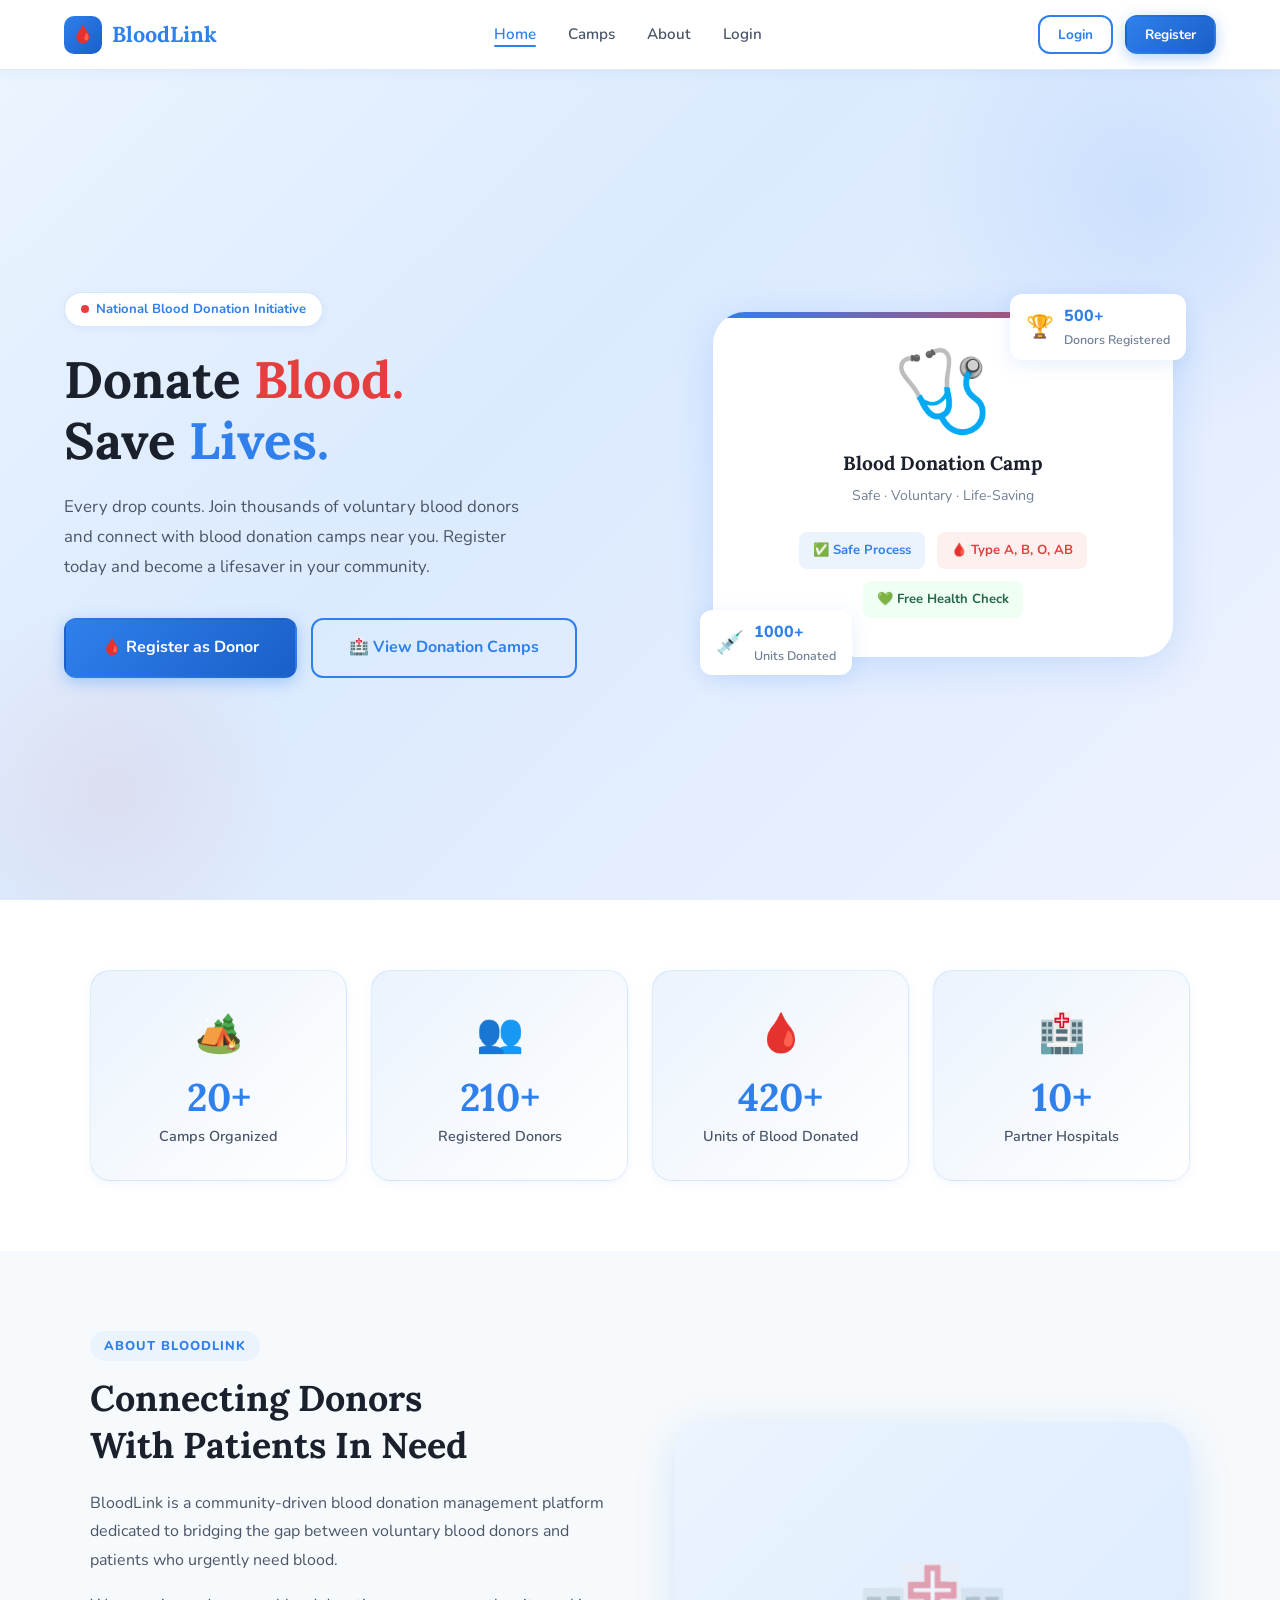
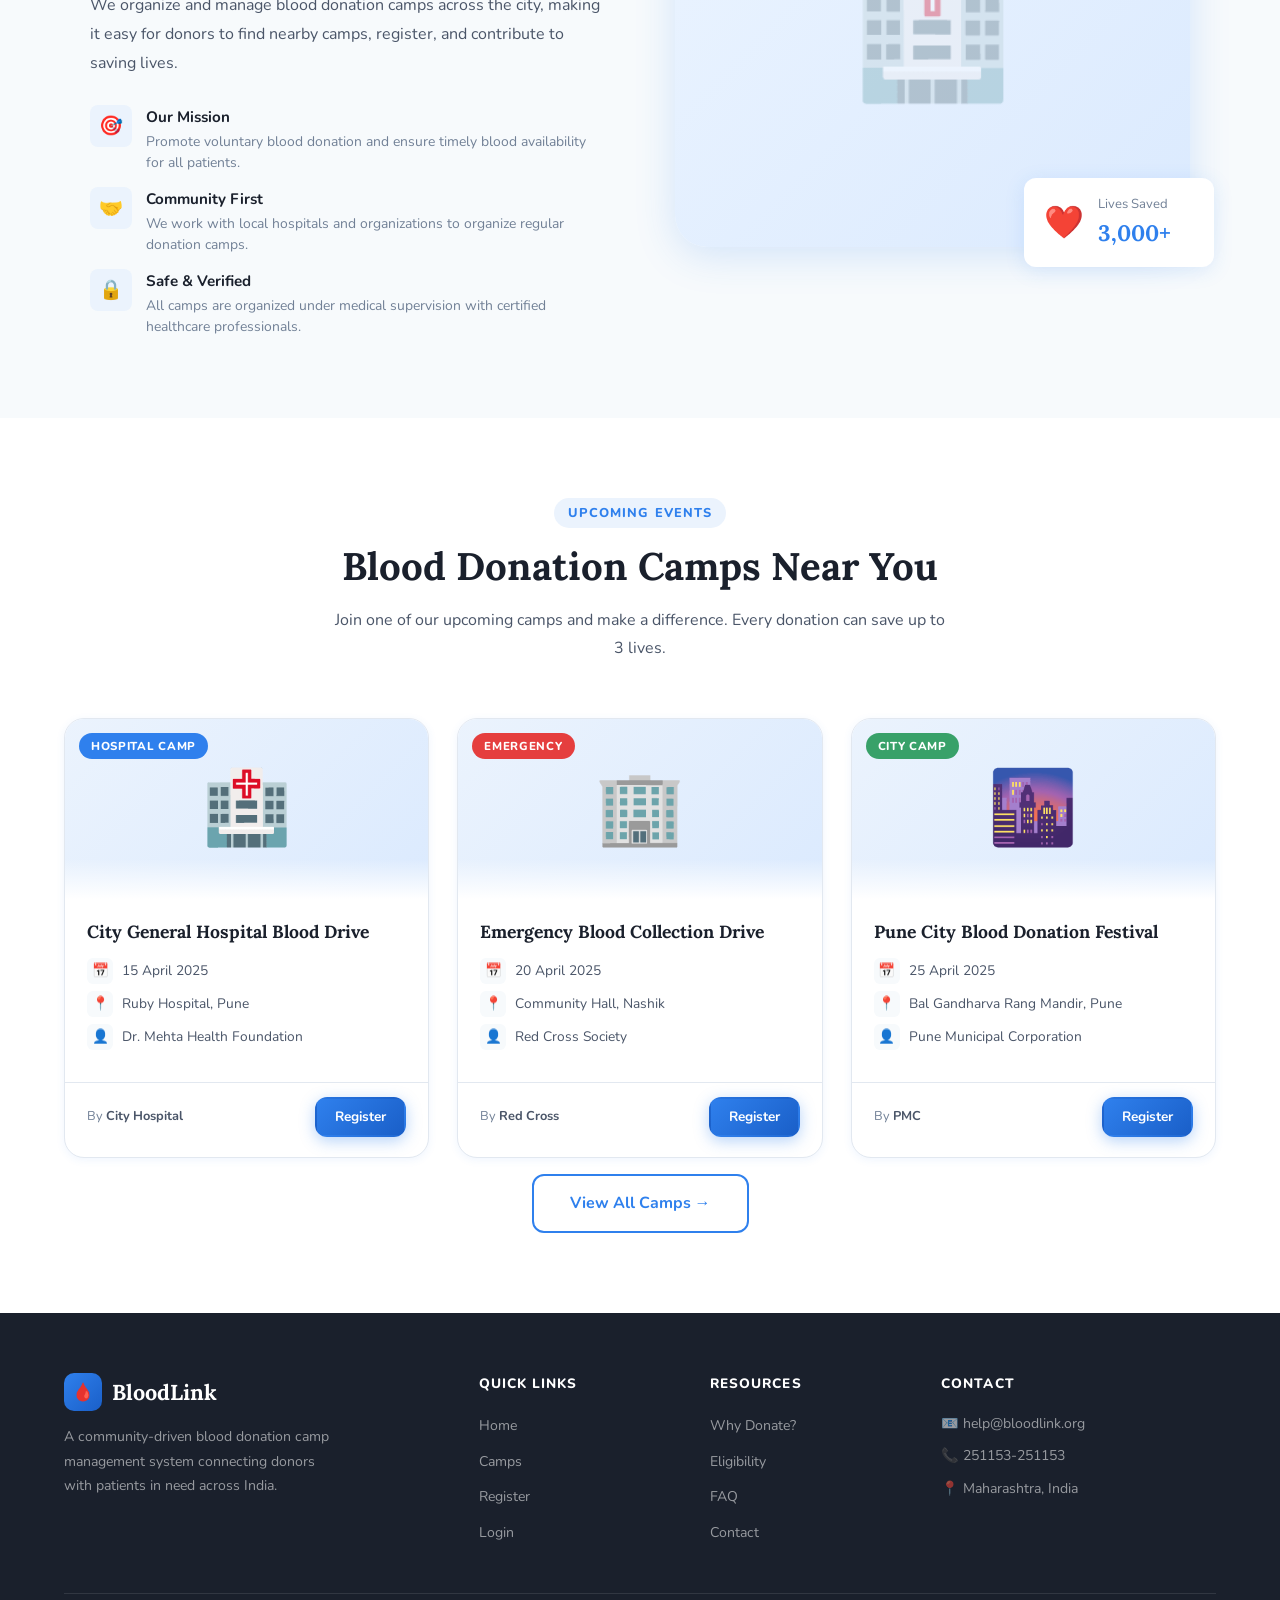
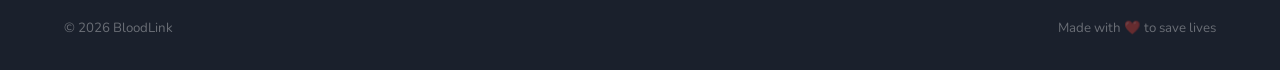
<file: Blood Donation Website/files/index.html>
<!doctype html>
<html lang="en">
  <head>
    <meta charset="UTF-8" />
    <meta name="viewport" content="width=device-width, initial-scale=1.0" />
    <title>BloodLink - Donate Blood. Save Lives.</title>
    <link rel="stylesheet" href="css/style.css" />
  </head>
  <body>
    <!-- ===== NAVBAR ===== -->
    <nav class="navbar">
      <a href="index.html" class="nav-logo">
        <div class="logo-icon">🩸</div>
        BloodLink
      </a>
      <ul class="nav-links">
        <li><a href="index.html" class="active">Home</a></li>
        <li><a href="camps.html">Camps</a></li>
        <li><a href="index.html#about">About</a></li>
        <li><a href="login.html">Login</a></li>
      </ul>
      <div class="nav-actions">
        <a href="login.html" class="btn btn-outline btn-sm">Login</a>
        <a href="register.html" class="btn btn-primary btn-sm">Register</a>
      </div>
      <button class="nav-toggle" onclick="toggleMenu()" aria-label="Menu">
        <span></span><span></span><span></span>
      </button>
    </nav>

    <!-- ===== HERO ===== -->
    <section class="hero">
      <div class="hero-inner">
        <!-- Left content -->
        <div class="hero-content">
          <div class="hero-badge">
            <span class="dot"></span>
            National Blood Donation Initiative
          </div>
          <h1 class="hero-title">
            Donate <span class="highlight-red">Blood.</span><br />
            Save <span class="highlight">Lives.</span>
          </h1>
          <p class="hero-desc">
            Every drop counts. Join thousands of voluntary blood donors and
            connect with blood donation camps near you. Register today and
            become a lifesaver in your community.
          </p>
          <div class="hero-buttons">
            <a href="register.html" class="btn btn-primary btn-lg"
              >🩸 Register as Donor</a
            >
            <a href="camps.html" class="btn btn-outline btn-lg"
              >🏥 View Donation Camps</a
            >
          </div>
        </div>

        <!-- Right illustration -->
        <div class="hero-image">
          <div class="hero-illustration">
            <div class="hero-illus-inner">
              <span class="hero-illus-icon">🩺</span>
              <div class="hero-illus-text">
                <h3>Blood Donation Camp</h3>
                <p>Safe · Voluntary · Life-Saving</p>
              </div>
              <!-- Mini info chips -->
              <div
                style="
                  display: flex;
                  gap: 12px;
                  flex-wrap: wrap;
                  justify-content: center;
                  margin-top: 8px;
                "
              >
                <div
                  style="
                    background: var(--primary-light);
                    border-radius: 8px;
                    padding: 8px 14px;
                    font-size: 0.82rem;
                    font-weight: 700;
                    color: var(--primary);
                  "
                >
                  ✅ Safe Process
                </div>
                <div
                  style="
                    background: #fff0f0;
                    border-radius: 8px;
                    padding: 8px 14px;
                    font-size: 0.82rem;
                    font-weight: 700;
                    color: var(--accent);
                  "
                >
                  🩸 Type A, B, O, AB
                </div>
                <div
                  style="
                    background: #f0fff4;
                    border-radius: 8px;
                    padding: 8px 14px;
                    font-size: 0.82rem;
                    font-weight: 700;
                    color: #276749;
                  "
                >
                  💚 Free Health Check
                </div>
              </div>
            </div>
          </div>
          <!-- Floating chips -->
          <div class="hero-chip chip-top">
            <span class="chip-icon">🏆</span>
            <div>
              <div class="chip-value">500+</div>
              <div class="chip-label">Donors Registered</div>
            </div>
          </div>
          <div class="hero-chip chip-bottom">
            <span class="chip-icon">💉</span>
            <div>
              <div class="chip-value">1000+</div>
              <div class="chip-label">Units Donated</div>
            </div>
          </div>
        </div>
      </div>
    </section>

    <!-- ===== STATS ===== -->
    <section class="stats-section">
      <div class="stats-grid">
        <div class="stat-card">
          <span class="stat-icon">🏕️</span>
          <div class="stat-number">20+</div>
          <div class="stat-label">Camps Organized</div>
        </div>
        <div class="stat-card">
          <span class="stat-icon">👥</span>
          <div class="stat-number">500+</div>
          <div class="stat-label">Registered Donors</div>
        </div>
        <div class="stat-card">
          <span class="stat-icon">🩸</span>
          <div class="stat-number">1000+</div>
          <div class="stat-label">Units of Blood Donated</div>
        </div>
        <div class="stat-card">
          <span class="stat-icon">🏥</span>
          <div class="stat-number">10+</div>
          <div class="stat-label">Partner Hospitals</div>
        </div>
      </div>
    </section>

    <!-- ===== ABOUT ===== -->
    <section class="section section-alt" id="about">
      <div class="about-inner">
        <div class="about-text">
          <span class="section-tag">About BloodLink</span>
          <h2 class="about-title">
            Connecting Donors<br />With Patients In Need
          </h2>
          <p class="about-desc">
            BloodLink is a community-driven blood donation management platform
            dedicated to bridging the gap between voluntary blood donors and
            patients who urgently need blood.
          </p>
          <p class="about-desc">
            We organize and manage blood donation camps across the city, making
            it easy for donors to find nearby camps, register, and contribute to
            saving lives.
          </p>
          <div class="about-features">
            <div class="about-feature">
              <div class="feature-icon-box">🎯</div>
              <div class="feature-text">
                <h4>Our Mission</h4>
                <p>
                  Promote voluntary blood donation and ensure timely blood
                  availability for all patients.
                </p>
              </div>
            </div>
            <div class="about-feature">
              <div class="feature-icon-box">🤝</div>
              <div class="feature-text">
                <h4>Community First</h4>
                <p>
                  We work with local hospitals and organizations to organize
                  regular donation camps.
                </p>
              </div>
            </div>
            <div class="about-feature">
              <div class="feature-icon-box">🔒</div>
              <div class="feature-text">
                <h4>Safe &amp; Verified</h4>
                <p>
                  All camps are organized under medical supervision with
                  certified healthcare professionals.
                </p>
              </div>
            </div>
          </div>
        </div>
        <div class="about-image-wrap">
          <div class="about-image-card">
            <span class="big-icon">🏥</span>
          </div>
          <div class="about-floating-card">
            <span class="afc-icon">❤️</span>
            <div>
              <div class="afc-text">Lives Saved</div>
              <div class="afc-value">3,000+</div>
            </div>
          </div>
        </div>
      </div>
    </section>

    <!-- ===== UPCOMING CAMPS PREVIEW ===== -->
    <section class="section">
      <div class="section-header">
        <span class="section-tag">Upcoming Events</span>
        <h2 class="section-title">Blood Donation Camps Near You</h2>
        <p class="section-desc">
          Join one of our upcoming camps and make a difference. Every donation
          can save up to 3 lives.
        </p>
      </div>
      <div class="camps-grid" style="padding: 0 0 0 0">
        <!-- Camp Card 1 -->
        <div class="camp-card">
          <div class="camp-card-img">
            🏥
            <span class="camp-badge badge-hospital">Hospital Camp</span>
          </div>
          <div class="camp-card-body">
            <div class="camp-name">City General Hospital Blood Drive</div>
            <div class="camp-meta">
              <div class="camp-meta-item">
                <span class="meta-icon">📅</span> 15 April 2025
              </div>
              <div class="camp-meta-item">
                <span class="meta-icon">📍</span> Ruby Hospital, Pune
              </div>
              <div class="camp-meta-item">
                <span class="meta-icon">👤</span> Dr. Mehta Health Foundation
              </div>
            </div>
          </div>
          <div class="camp-card-footer">
            <span class="camp-organizer"
              >By <strong>City Hospital</strong></span
            >
            <a href="login.html" class="btn btn-primary btn-sm">Register</a>
          </div>
        </div>
        <!-- Camp Card 2 -->
        <div class="camp-card">
          <div class="camp-card-img">
            🏢
            <span class="camp-badge">Emergency</span>
          </div>
          <div class="camp-card-body">
            <div class="camp-name">Emergency Blood Collection Drive</div>
            <div class="camp-meta">
              <div class="camp-meta-item">
                <span class="meta-icon">📅</span> 20 April 2025
              </div>
              <div class="camp-meta-item">
                <span class="meta-icon">📍</span> Community Hall, Nashik
              </div>
              <div class="camp-meta-item">
                <span class="meta-icon">👤</span> Red Cross Society
              </div>
            </div>
          </div>
          <div class="camp-card-footer">
            <span class="camp-organizer">By <strong>Red Cross</strong></span>
            <a href="login.html" class="btn btn-primary btn-sm">Register</a>
          </div>
        </div>
        <!-- Camp Card 3 -->
        <div class="camp-card">
          <div class="camp-card-img">
            🌆
            <span class="camp-badge badge-city">City Camp</span>
          </div>
          <div class="camp-card-body">
            <div class="camp-name">Pune City Blood Donation Festival</div>
            <div class="camp-meta">
              <div class="camp-meta-item">
                <span class="meta-icon">📅</span> 25 April 2025
              </div>
              <div class="camp-meta-item">
                <span class="meta-icon">📍</span> Bal Gandharva Rang Mandir,
                Pune
              </div>
              <div class="camp-meta-item">
                <span class="meta-icon">👤</span> Pune Municipal Corporation
              </div>
            </div>
          </div>
          <div class="camp-card-footer">
            <span class="camp-organizer">By <strong>PMC</strong></span>
            <a href="login.html" class="btn btn-primary btn-sm">Register</a>
          </div>
        </div>
      </div>
      <div style="text-align: center; margin-top: 16px">
        <a href="camps.html" class="btn btn-outline btn-lg">View All Camps →</a>
      </div>
    </section>

    <!-- ===== FOOTER ===== -->
    <footer class="footer">
      <div class="footer-inner">
        <div class="footer-grid">
          <div class="footer-brand">
            <div class="nav-logo">
              <div class="logo-icon">🩸</div>
              BloodLink
            </div>
            <p>
              A community-driven blood donation camp management system
              connecting donors with patients in need across India.
            </p>
          </div>
          <div class="footer-col">
            <h4>Quick Links</h4>
            <ul>
              <li><a href="index.html">Home</a></li>
              <li><a href="camps.html">Camps</a></li>
              <li><a href="register.html">Register</a></li>
              <li><a href="login.html">Login</a></li>
            </ul>
          </div>
          <div class="footer-col">
            <h4>Resources</h4>
            <ul>
              <li><a href="#">Why Donate?</a></li>
              <li><a href="#">Eligibility</a></li>
              <li><a href="#">FAQ</a></li>
              <li><a href="#">Contact</a></li>
            </ul>
          </div>
          <div class="footer-col">
            <h4>Contact</h4>
            <div class="footer-contact-item">📧 help@bloodlink.org</div>
            <div class="footer-contact-item">📞 251153-251153</div>
            <div class="footer-contact-item">📍 Maharashtra, India</div>
          </div>
        </div>
        <div class="footer-bottom">
          <span>© 2026 BloodLink</span>
          <span>Made with ❤️ to save lives</span>
        </div>
      </div>
    </footer>

    <script src="../js/script.js"></script>
  </body>
</html>
</file>
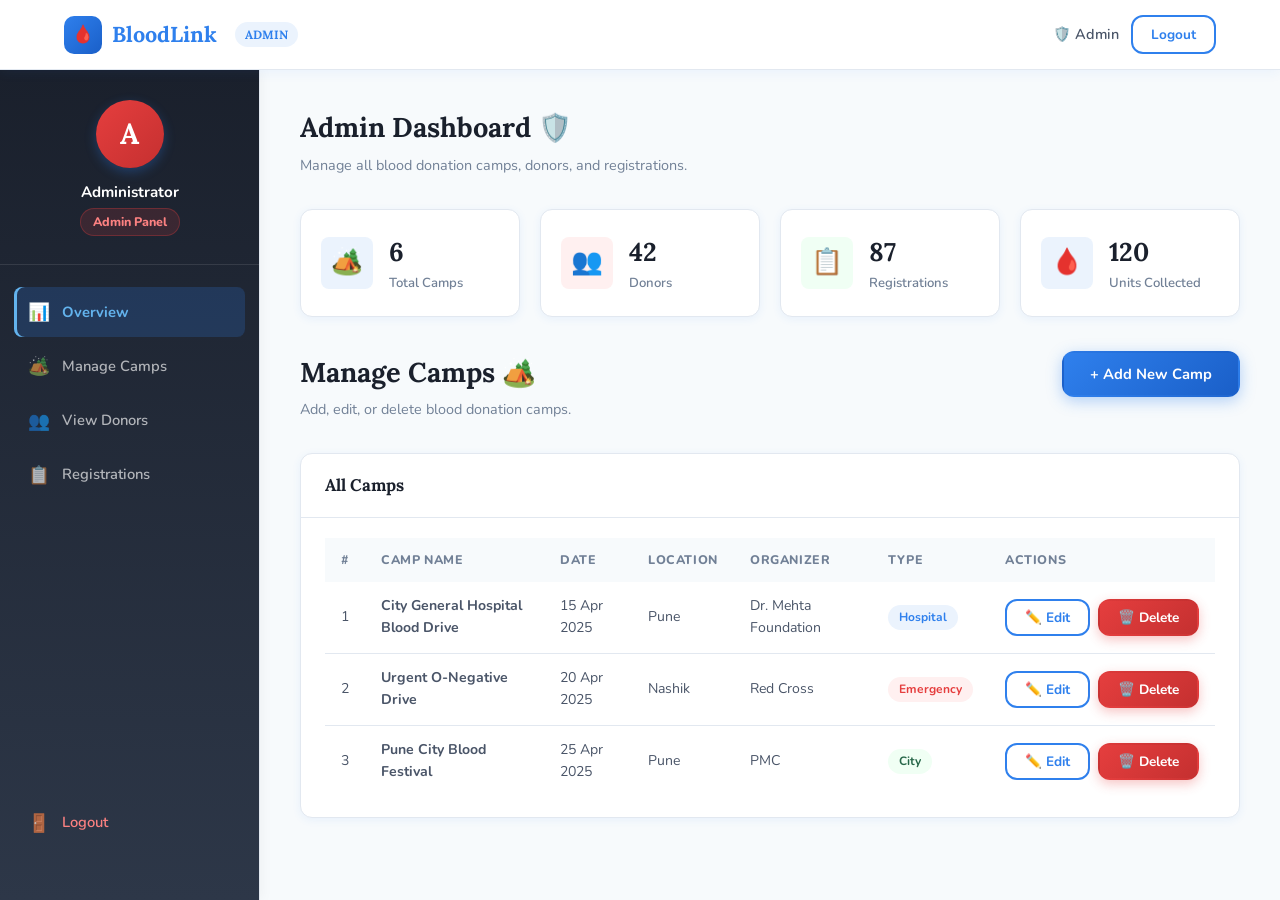
<file: Blood Donation Website/files/admin_dashboard.html>
<!doctype html>
<html lang="en">
  <head>
    <meta charset="UTF-8" />
    <meta name="viewport" content="width=device-width, initial-scale=1.0" />
    <title>BloodLink - Admin Dashboard</title>
    <link rel="stylesheet" href="css/style.css" />
  </head>
  <body>
    <nav class="navbar">
      <a href="index.html" class="nav-logo"
        ><div class="logo-icon">🩸</div>
        BloodLink
        <span
          style="
            font-size: 0.75rem;
            background: var(--primary-light);
            color: var(--primary);
            padding: 3px 10px;
            border-radius: 20px;
            margin-left: 8px;
            font-weight: 800;
          "
          >ADMIN</span
        ></a
      >
      <div class="nav-actions">
        <span
          style="font-size: 0.9rem; color: var(--text-mid); font-weight: 600"
          >🛡️ Admin</span
        >
        <a href="admin_login.html" class="btn btn-outline btn-sm">Logout</a>
      </div>
    </nav>

    <div class="dashboard-layout">
      <!-- ADMIN SIDEBAR -->
      <aside class="sidebar admin-sidebar">
        <div class="sidebar-user">
          <div
            class="sidebar-avatar"
            style="background: linear-gradient(135deg, #e53e3e, #c53030)"
          >
            A
          </div>
          <div class="sidebar-name">Administrator</div>
          <span class="sidebar-blood-badge">Admin Panel</span>
        </div>
        <nav class="sidebar-nav">
          <a
            href="#"
            class="sidebar-nav-item active"
            onclick="showSection('overview')"
            ><span class="nav-icon">📊</span> Overview</a
          >
          <a href="#" class="sidebar-nav-item" onclick="showSection('camps')"
            ><span class="nav-icon">🏕️</span> Manage Camps</a
          >
          <a href="#" class="sidebar-nav-item" onclick="showSection('donors')"
            ><span class="nav-icon">👥</span> View Donors</a
          >
          <a
            href="#"
            class="sidebar-nav-item"
            onclick="showSection('registrations')"
            ><span class="nav-icon">📋</span> Registrations</a
          >
          <a
            href="admin_login.html"
            class="sidebar-nav-item logout-item"
            style="margin-top: auto"
            ><span class="nav-icon">🚪</span> Logout</a
          >
        </nav>
      </aside>

      <!-- MAIN CONTENT -->
      <main class="dashboard-main">
        <!-- OVERVIEW SECTION -->
        <div id="section-overview">
          <div class="dashboard-heading">
            <h2>Admin Dashboard 🛡️</h2>
            <p>Manage all blood donation camps, donors, and registrations.</p>
          </div>
          <div class="dash-stats" style="grid-template-columns: repeat(4, 1fr)">
            <div class="dash-stat-card">
              <div class="dash-stat-icon blue">🏕️</div>
              <div class="dash-stat-info">
                <div class="num">6</div>
                <div class="lbl">Total Camps</div>
              </div>
            </div>
            <div class="dash-stat-card">
              <div class="dash-stat-icon red">👥</div>
              <div class="dash-stat-info">
                <div class="num">42</div>
                <div class="lbl">Donors</div>
              </div>
            </div>
            <div class="dash-stat-card">
              <div class="dash-stat-icon green">📋</div>
              <div class="dash-stat-info">
                <div class="num">87</div>
                <div class="lbl">Registrations</div>
              </div>
            </div>
            <div class="dash-stat-card">
              <div class="dash-stat-icon blue">🩸</div>
              <div class="dash-stat-info">
                <div class="num">120</div>
                <div class="lbl">Units Collected</div>
              </div>
            </div>
          </div>
        </div>

        <!-- MANAGE CAMPS SECTION -->
        <div id="section-camps">
          <div
            class="dashboard-heading"
            style="
              display: flex;
              justify-content: space-between;
              align-items: flex-start;
              flex-wrap: wrap;
              gap: 12px;
            "
          >
            <div>
              <h2>Manage Camps 🏕️</h2>
              <p>Add, edit, or delete blood donation camps.</p>
            </div>
            <button class="btn btn-primary" onclick="openModal('addCampModal')">
              + Add New Camp
            </button>
          </div>

          <div class="dash-block">
            <div class="dash-block-header"><h3>All Camps</h3></div>
            <div class="dash-block-body" style="overflow-x: auto">
              <table class="data-table">
                <thead>
                  <tr>
                    <th>#</th>
                    <th>Camp Name</th>
                    <th>Date</th>
                    <th>Location</th>
                    <th>Organizer</th>
                    <th>Type</th>
                    <th>Actions</th>
                  </tr>
                </thead>
                <tbody>
                  <tr>
                    <td>1</td>
                    <td><strong>City General Hospital Blood Drive</strong></td>
                    <td>15 Apr 2025</td>
                    <td>Pune</td>
                    <td>Dr. Mehta Foundation</td>
                    <td><span class="badge badge-blue">Hospital</span></td>
                    <td>
                      <div class="action-buttons">
                        <button
                          class="btn btn-outline btn-sm"
                          onclick="openModal('editCampModal')"
                        >
                          ✏️ Edit
                        </button>
                        <button
                          class="btn btn-danger btn-sm"
                          onclick="confirmDelete()"
                        >
                          🗑️ Delete
                        </button>
                      </div>
                    </td>
                  </tr>
                  <tr>
                    <td>2</td>
                    <td><strong>Urgent O-Negative Drive</strong></td>
                    <td>20 Apr 2025</td>
                    <td>Nashik</td>
                    <td>Red Cross</td>
                    <td><span class="badge badge-red">Emergency</span></td>
                    <td>
                      <div class="action-buttons">
                        <button
                          class="btn btn-outline btn-sm"
                          onclick="openModal('editCampModal')"
                        >
                          ✏️ Edit
                        </button>
                        <button
                          class="btn btn-danger btn-sm"
                          onclick="confirmDelete()"
                        >
                          🗑️ Delete
                        </button>
                      </div>
                    </td>
                  </tr>
                  <tr>
                    <td>3</td>
                    <td><strong>Pune City Blood Festival</strong></td>
                    <td>25 Apr 2025</td>
                    <td>Pune</td>
                    <td>PMC</td>
                    <td><span class="badge badge-green">City</span></td>
                    <td>
                      <div class="action-buttons">
                        <button
                          class="btn btn-outline btn-sm"
                          onclick="openModal('editCampModal')"
                        >
                          ✏️ Edit
                        </button>
                        <button
                          class="btn btn-danger btn-sm"
                          onclick="confirmDelete()"
                        >
                          🗑️ Delete
                        </button>
                      </div>
                    </td>
                  </tr>
                </tbody>
              </table>
            </div>
          </div>
        </div>

        <!-- DONORS SECTION -->
        <div id="section-donors" style="display: none">
          <div class="dashboard-heading">
            <h2>Registered Donors 👥</h2>
            <p>View all registered blood donors.</p>
          </div>
          <div class="dash-block">
            <div class="dash-block-header"><h3>All Donors</h3></div>
            <div class="dash-block-body" style="overflow-x: auto">
              <table class="data-table">
                <thead>
                  <tr>
                    <th>#</th>
                    <th>Name</th>
                    <th>Age</th>
                    <th>Gender</th>
                    <th>Blood Group</th>
                    <th>City</th>
                    <th>Phone</th>
                    <th>Email</th>
                  </tr>
                </thead>
                <tbody>
                  <tr>
                    <td>1</td>
                    <td><strong>Vikram Patel</strong></td>
                    <td>34</td>
                    <td>Male</td>
                    <td><span class="badge badge-red">B+</span></td>
                    <td>Pune</td>
                    <td>98230-45678</td>
                    <td>vikram.patel@gmail.com</td>
                  </tr>
                  <tr>
                    <td>2</td>
                    <td><strong>Anjali Deshmukh</strong></td>
                    <td>28</td>
                    <td>Female</td>
                    <td><span class="badge badge-red">O+</span></td>
                    <td>Mumbai</td>
                    <td>98765-43210</td>
                    <td>anjali.d@rediffmail.com</td>
                  </tr>
                  <tr>
                    <td>3</td>
                    <td><strong>Rajesh Kumar</strong></td>
                    <td>42</td>
                    <td>Male</td>
                    <td><span class="badge badge-red">A+</span></td>
                    <td>Nagpur</td>
                    <td>97654-32109</td>
                    <td>r.kumar@yahoo.com</td>
                  </tr>
                  <tr>
                    <td>4</td>
                    <td><strong>Smita Jadhav</strong></td>
                    <td>26</td>
                    <td>Female</td>
                    <td><span class="badge badge-red">AB+</span></td>
                    <td>Nashik</td>
                    <td>99887-76655</td>
                    <td>smita.jadhav@gmail.com</td>
                  </tr>
                </tbody>
              </table>
            </div>
          </div>
        </div>

        <!-- REGISTRATIONS SECTION -->
        <div id="section-registrations" style="display: none">
          <div class="dashboard-heading">
            <h2>Camp Registrations 📋</h2>
            <p>View all donor-camp registrations.</p>
          </div>
          <div class="dash-block">
            <div class="dash-block-header"><h3>All Registrations</h3></div>
            <div class="dash-block-body" style="overflow-x: auto">
              <table class="data-table">
                <thead>
                  <tr>
                    <th>#</th>
                    <th>Donor Name</th>
                    <th>Blood Group</th>
                    <th>Camp Name</th>
                    <th>Camp Date</th>
                    <th>Registered On</th>
                    <th>Status</th>
                  </tr>
                </thead>
                <tbody>
                  <tr>
                    <td>1</td>
                    <td>Vikram Patel</td>
                    <td><span class="badge badge-red">B+</span></td>
                    <td>Sahyadri Hospital Camp</td>
                    <td>2 May 2025</td>
                    <td>10 Apr 2025</td>
                    <td><span class="badge badge-green">Confirmed</span></td>
                  </tr>
                  <tr>
                    <td>2</td>
                    <td>Anjali Deshmukh</td>
                    <td><span class="badge badge-red">O+</span></td>
                    <td>Nashik Youth Camp</td>
                    <td>10 May 2025</td>
                    <td>8 Apr 2025</td>
                    <td><span class="badge badge-yellow">Pending</span></td>
                  </tr>
                  <tr>
                    <td>3</td>
                    <td>Rajesh Kumar</td>
                    <td><span class="badge badge-red">A+</span></td>
                    <td>City Hospital Blood Drive</td>
                    <td>15 Apr 2025</td>
                    <td>5 Apr 2025</td>
                    <td><span class="badge badge-green">Confirmed</span></td>
                  </tr>
                </tbody>
              </table>
            </div>
          </div>
        </div>
      </main>
    </div>

    <!-- ADD CAMP MODAL -->
    <div class="modal-overlay" id="addCampModal">
      <div class="modal">
        <button class="modal-close" onclick="closeModal('addCampModal')">
          ✕
        </button>
        <h3>➕ Add New Camp</h3>
        <form style="display: flex; flex-direction: column; gap: 16px">
          <div class="form-group">
            <label>Camp Name <span class="required">*</span></label
            ><input type="text" placeholder="Enter camp name" />
          </div>
          <div class="form-group">
            <label>Date <span class="required">*</span></label
            ><input type="date" />
          </div>
          <div class="form-group">
            <label>Location <span class="required">*</span></label
            ><input type="text" placeholder="City, Address" />
          </div>
          <div class="form-group">
            <label>Organizer <span class="required">*</span></label
            ><input type="text" placeholder="Organizer name" />
          </div>
          <div class="form-group">
            <label>Description</label
            ><input type="text" placeholder="Brief description" />
          </div>
          <div style="display: flex; gap: 12px; margin-top: 4px">
            <button type="submit" class="btn btn-primary" style="flex: 1">
              Save Camp
            </button>
            <button
              type="button"
              class="btn btn-outline"
              onclick="closeModal('addCampModal')"
              style="flex: 1"
            >
              Cancel
            </button>
          </div>
        </form>
      </div>
    </div>

    <!-- EDIT CAMP MODAL -->
    <div class="modal-overlay" id="editCampModal">
      <div class="modal">
        <button class="modal-close" onclick="closeModal('editCampModal')">
          ✕
        </button>
        <h3>✏️ Edit Camp</h3>
        <form style="display: flex; flex-direction: column; gap: 16px">
          <div class="form-group">
            <label>Camp Name</label
            ><input type="text" value="City General Hospital Blood Drive" />
          </div>
          <div class="form-group">
            <label>Date</label><input type="date" value="2025-04-15" />
          </div>
          <div class="form-group">
            <label>Location</label><input type="text" value="Pune" />
          </div>
          <div class="form-group">
            <label>Organizer</label
            ><input type="text" value="Dr. Mehta Foundation" />
          </div>
          <div style="display: flex; gap: 12px; margin-top: 4px">
            <button type="submit" class="btn btn-primary" style="flex: 1">
              Update Camp
            </button>
            <button
              type="button"
              class="btn btn-outline"
              onclick="closeModal('editCampModal')"
              style="flex: 1"
            >
              Cancel
            </button>
          </div>
        </form>
      </div>
    </div>

    <script src="../js/script.js"></script>
  </body>
</html>
</file>
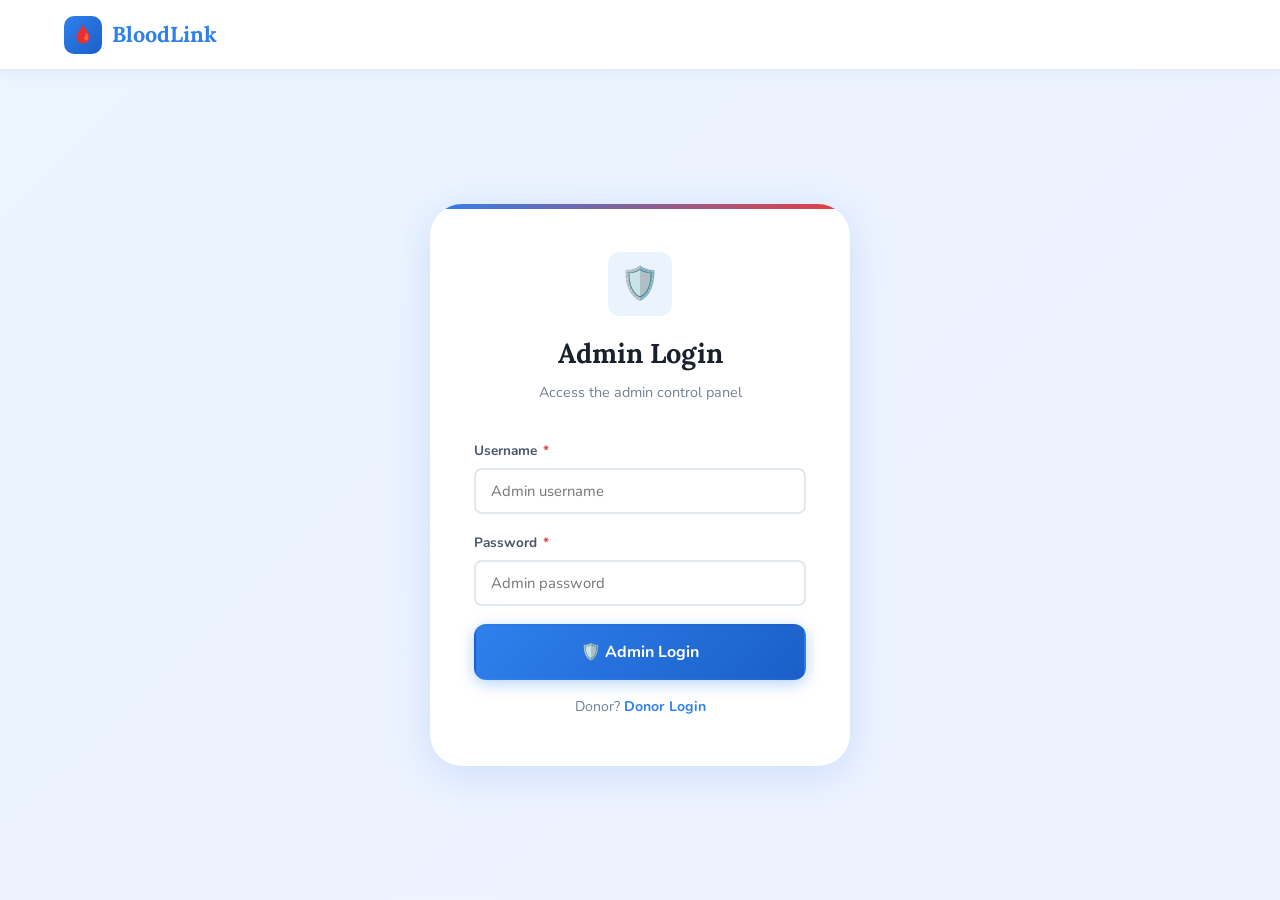
<file: Blood Donation Website/files/admin_login.html>
<!doctype html>
<html lang="en">
  <head>
    <meta charset="UTF-8" />
    <meta name="viewport" content="width=device-width, initial-scale=1.0" />
    <title>BloodLink - Admin Login</title>
    <link rel="stylesheet" href="css/style.css" />
  </head>
  <body>
    <nav class="navbar">
      <a href="index.html" class="nav-logo"
        ><div class="logo-icon">🩸</div>
        BloodLink</a
      >
    </nav>

    <div class="form-page">
      <div class="form-card" style="max-width: 420px">
        <div class="form-card-header">
          <div class="form-card-icon">🛡️</div>
          <h2>Admin Login</h2>
          <p>Access the admin control panel</p>
        </div>

        <form
          id="adminLoginForm"
          method="POST"
          action="/admin/login"
          novalidate
        >
          <div style="display: flex; flex-direction: column; gap: 18px">
            <div class="form-group">
              <label for="username"
                >Username <span class="required">*</span></label
              >
              <input
                type="text"
                id="adminUser"
                name="username"
                placeholder="Admin username"
              />
              <span class="field-error" id="adminUserError"
                >Please enter username.</span
              >
            </div>
            <div class="form-group">
              <label for="password"
                >Password <span class="required">*</span></label
              >
              <input
                type="password"
                id="adminPass"
                name="password"
                placeholder="Admin password"
              />
              <span class="field-error" id="adminPassError"
                >Please enter password.</span
              >
            </div>
            <button type="submit" class="btn btn-primary btn-full btn-lg">
              🛡️ Admin Login
            </button>
          </div>
        </form>

        <p class="form-footer-text" style="margin-top: 16px">
          Donor? <a href="login.html">Donor Login</a>
        </p>
      </div>
    </div>

    <script src="../js/script.js"></script>
  </body>
</html>
</file>
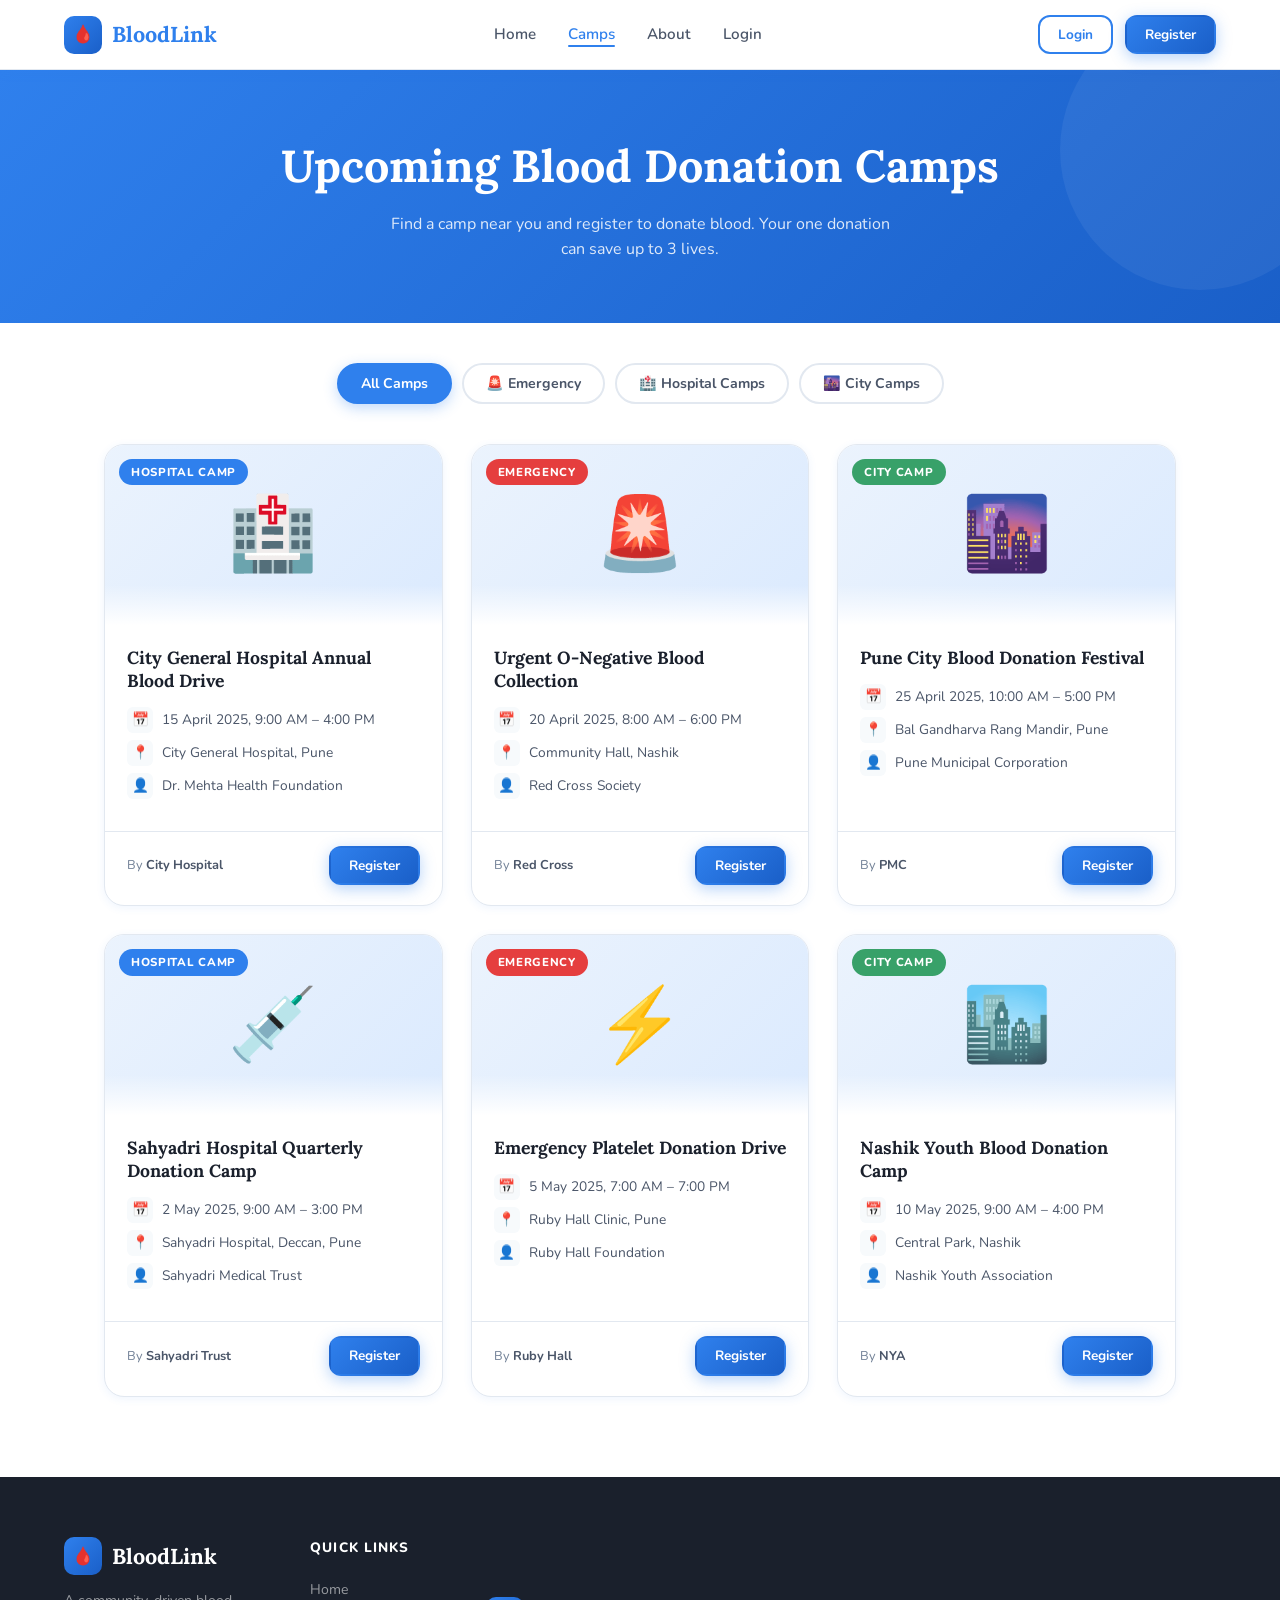
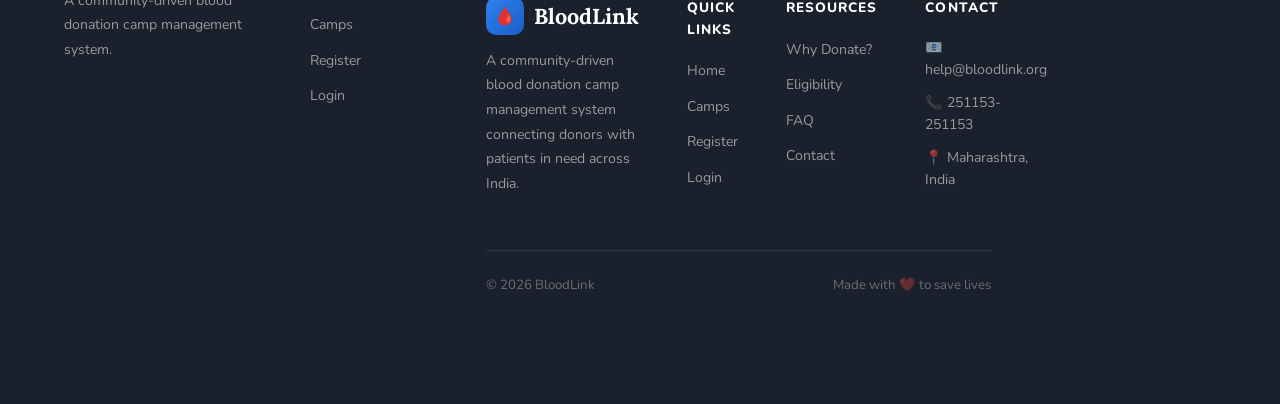
<file: Blood Donation Website/files/camps.html>
<!doctype html>
<html lang="en">
  <head>
    <meta charset="UTF-8" />
    <meta name="viewport" content="width=device-width, initial-scale=1.0" />
    <title>BloodLink - Upcoming Camps</title>
    <link rel="stylesheet" href="css/style.css" />
  </head>
  <body>
    <!-- NAVBAR -->
    <nav class="navbar">
      <a href="index.html" class="nav-logo">
        <div class="logo-icon">🩸</div>
        BloodLink
      </a>
      <ul class="nav-links">
        <li><a href="index.html">Home</a></li>
        <li><a href="camps.html" class="active">Camps</a></li>
        <li><a href="index.html#about">About</a></li>
        <li><a href="login.html">Login</a></li>
      </ul>
      <div class="nav-actions">
        <a href="login.html" class="btn btn-outline btn-sm">Login</a>
        <a href="register.html" class="btn btn-primary btn-sm">Register</a>
      </div>
      <button class="nav-toggle" onclick="toggleMenu()">
        <span></span><span></span><span></span>
      </button>
    </nav>

    <!-- PAGE BANNER -->
    <div class="page-banner">
      <h1>Upcoming Blood Donation Camps</h1>
      <p>
        Find a camp near you and register to donate blood. Your one donation can
        save up to 3 lives.
      </p>
    </div>

    <!-- FILTER BAR -->
    <div class="filter-bar">
      <button class="filter-btn active" onclick="filterCamps('all', this)">
        All Camps
      </button>
      <button class="filter-btn" onclick="filterCamps('emergency', this)">
        🚨 Emergency
      </button>
      <button class="filter-btn" onclick="filterCamps('hospital', this)">
        🏥 Hospital Camps
      </button>
      <button class="filter-btn" onclick="filterCamps('city', this)">
        🌆 City Camps
      </button>
    </div>

    <!-- CAMPS GRID -->
    <div class="camps-grid">
      <div class="camp-card" data-type="hospital">
        <div class="camp-card-img">
          🏥<span class="camp-badge badge-hospital">Hospital Camp</span>
        </div>
        <div class="camp-card-body">
          <div class="camp-name">City General Hospital Annual Blood Drive</div>
          <div class="camp-meta">
            <div class="camp-meta-item">
              <span class="meta-icon">📅</span> 15 April 2025, 9:00 AM – 4:00 PM
            </div>
            <div class="camp-meta-item">
              <span class="meta-icon">📍</span> City General Hospital, Pune
            </div>
            <div class="camp-meta-item">
              <span class="meta-icon">👤</span> Dr. Mehta Health Foundation
            </div>
          </div>
        </div>
        <div class="camp-card-footer">
          <span class="camp-organizer">By <strong>City Hospital</strong></span>
          <a href="login.html" class="btn btn-primary btn-sm">Register</a>
        </div>
      </div>

      <div class="camp-card" data-type="emergency">
        <div class="camp-card-img">
          🚨<span class="camp-badge">Emergency</span>
        </div>
        <div class="camp-card-body">
          <div class="camp-name">Urgent O-Negative Blood Collection</div>
          <div class="camp-meta">
            <div class="camp-meta-item">
              <span class="meta-icon">📅</span> 20 April 2025, 8:00 AM – 6:00 PM
            </div>
            <div class="camp-meta-item">
              <span class="meta-icon">📍</span> Community Hall, Nashik
            </div>
            <div class="camp-meta-item">
              <span class="meta-icon">👤</span> Red Cross Society
            </div>
          </div>
        </div>
        <div class="camp-card-footer">
          <span class="camp-organizer">By <strong>Red Cross</strong></span>
          <a href="login.html" class="btn btn-primary btn-sm">Register</a>
        </div>
      </div>

      <div class="camp-card" data-type="city">
        <div class="camp-card-img">
          🌆<span class="camp-badge badge-city">City Camp</span>
        </div>
        <div class="camp-card-body">
          <div class="camp-name">Pune City Blood Donation Festival</div>
          <div class="camp-meta">
            <div class="camp-meta-item">
              <span class="meta-icon">📅</span> 25 April 2025, 10:00 AM – 5:00
              PM
            </div>
            <div class="camp-meta-item">
              <span class="meta-icon">📍</span> Bal Gandharva Rang Mandir, Pune
            </div>
            <div class="camp-meta-item">
              <span class="meta-icon">👤</span> Pune Municipal Corporation
            </div>
          </div>
        </div>
        <div class="camp-card-footer">
          <span class="camp-organizer">By <strong>PMC</strong></span>
          <a href="login.html" class="btn btn-primary btn-sm">Register</a>
        </div>
      </div>

      <div class="camp-card" data-type="hospital">
        <div class="camp-card-img">
          💉<span class="camp-badge badge-hospital">Hospital Camp</span>
        </div>
        <div class="camp-card-body">
          <div class="camp-name">Sahyadri Hospital Quarterly Donation Camp</div>
          <div class="camp-meta">
            <div class="camp-meta-item">
              <span class="meta-icon">📅</span> 2 May 2025, 9:00 AM – 3:00 PM
            </div>
            <div class="camp-meta-item">
              <span class="meta-icon">📍</span> Sahyadri Hospital, Deccan, Pune
            </div>
            <div class="camp-meta-item">
              <span class="meta-icon">👤</span> Sahyadri Medical Trust
            </div>
          </div>
        </div>
        <div class="camp-card-footer">
          <span class="camp-organizer">By <strong>Sahyadri Trust</strong></span>
          <a href="login.html" class="btn btn-primary btn-sm">Register</a>
        </div>
      </div>

      <div class="camp-card" data-type="emergency">
        <div class="camp-card-img">
          ⚡<span class="camp-badge">Emergency</span>
        </div>
        <div class="camp-card-body">
          <div class="camp-name">Emergency Platelet Donation Drive</div>
          <div class="camp-meta">
            <div class="camp-meta-item">
              <span class="meta-icon">📅</span> 5 May 2025, 7:00 AM – 7:00 PM
            </div>
            <div class="camp-meta-item">
              <span class="meta-icon">📍</span> Ruby Hall Clinic, Pune
            </div>
            <div class="camp-meta-item">
              <span class="meta-icon">👤</span> Ruby Hall Foundation
            </div>
          </div>
        </div>
        <div class="camp-card-footer">
          <span class="camp-organizer">By <strong>Ruby Hall</strong></span>
          <a href="login.html" class="btn btn-primary btn-sm">Register</a>
        </div>
      </div>

      <div class="camp-card" data-type="city">
        <div class="camp-card-img">
          🏙️<span class="camp-badge badge-city">City Camp</span>
        </div>
        <div class="camp-card-body">
          <div class="camp-name">Nashik Youth Blood Donation Camp</div>
          <div class="camp-meta">
            <div class="camp-meta-item">
              <span class="meta-icon">📅</span> 10 May 2025, 9:00 AM – 4:00 PM
            </div>
            <div class="camp-meta-item">
              <span class="meta-icon">📍</span> Central Park, Nashik
            </div>
            <div class="camp-meta-item">
              <span class="meta-icon">👤</span> Nashik Youth Association
            </div>
          </div>
        </div>
        <div class="camp-card-footer">
          <span class="camp-organizer">By <strong>NYA</strong></span>
          <a href="login.html" class="btn btn-primary btn-sm">Register</a>
        </div>
      </div>
    </div>
    <!-- end camps-grid -->

    <!-- FOOTER -->
    <footer class="footer">
      <div class="footer-inner">
        <div class="footer-grid">
          <div class="footer-brand">
            <div class="nav-logo">
              <div class="logo-icon">🩸</div>
              BloodLink
            </div>
            <p>A community-driven blood donation camp management system.</p>
          </div>
          <div class="footer-col">
            <h4>Quick Links</h4>
            <ul>
              <li><a href="index.html">Home</a></li>
              <li><a href="camps.html">Camps</a></li>
              <li><a href="register.html">Register</a></li>
              <li><a href="login.html">Login</a></li>
            </ul>
          </div>
<footer class="footer">
      <div class="footer-inner">
        <div class="footer-grid">
          <div class="footer-brand">
            <div class="nav-logo">
              <div class="logo-icon">🩸</div>
              BloodLink
            </div>
            <p>
              A community-driven blood donation camp management system
              connecting donors with patients in need across India.
            </p>
          </div>
          <div class="footer-col">
            <h4>Quick Links</h4>
            <ul>
              <li><a href="index.html">Home</a></li>
              <li><a href="camps.html">Camps</a></li>
              <li><a href="register.html">Register</a></li>
              <li><a href="login.html">Login</a></li>
            </ul>
          </div>
          <div class="footer-col">
            <h4>Resources</h4>
            <ul>
              <li><a href="#">Why Donate?</a></li>
              <li><a href="#">Eligibility</a></li>
              <li><a href="#">FAQ</a></li>
              <li><a href="#">Contact</a></li>
            </ul>
          </div>
          <div class="footer-col">
            <h4>Contact</h4>
            <div class="footer-contact-item">📧 help@bloodlink.org</div>
            <div class="footer-contact-item">📞 251153-251153</div>
            <div class="footer-contact-item">📍 Maharashtra, India</div>
          </div>
        </div>
        <div class="footer-bottom">
          <span>© 2026 BloodLink</span>
          <span>Made with ❤️ to save lives</span>
        </div>
      </div>
    </footer>

    <script src="../js/script.js"></script>
  </body>
</html>
</file>
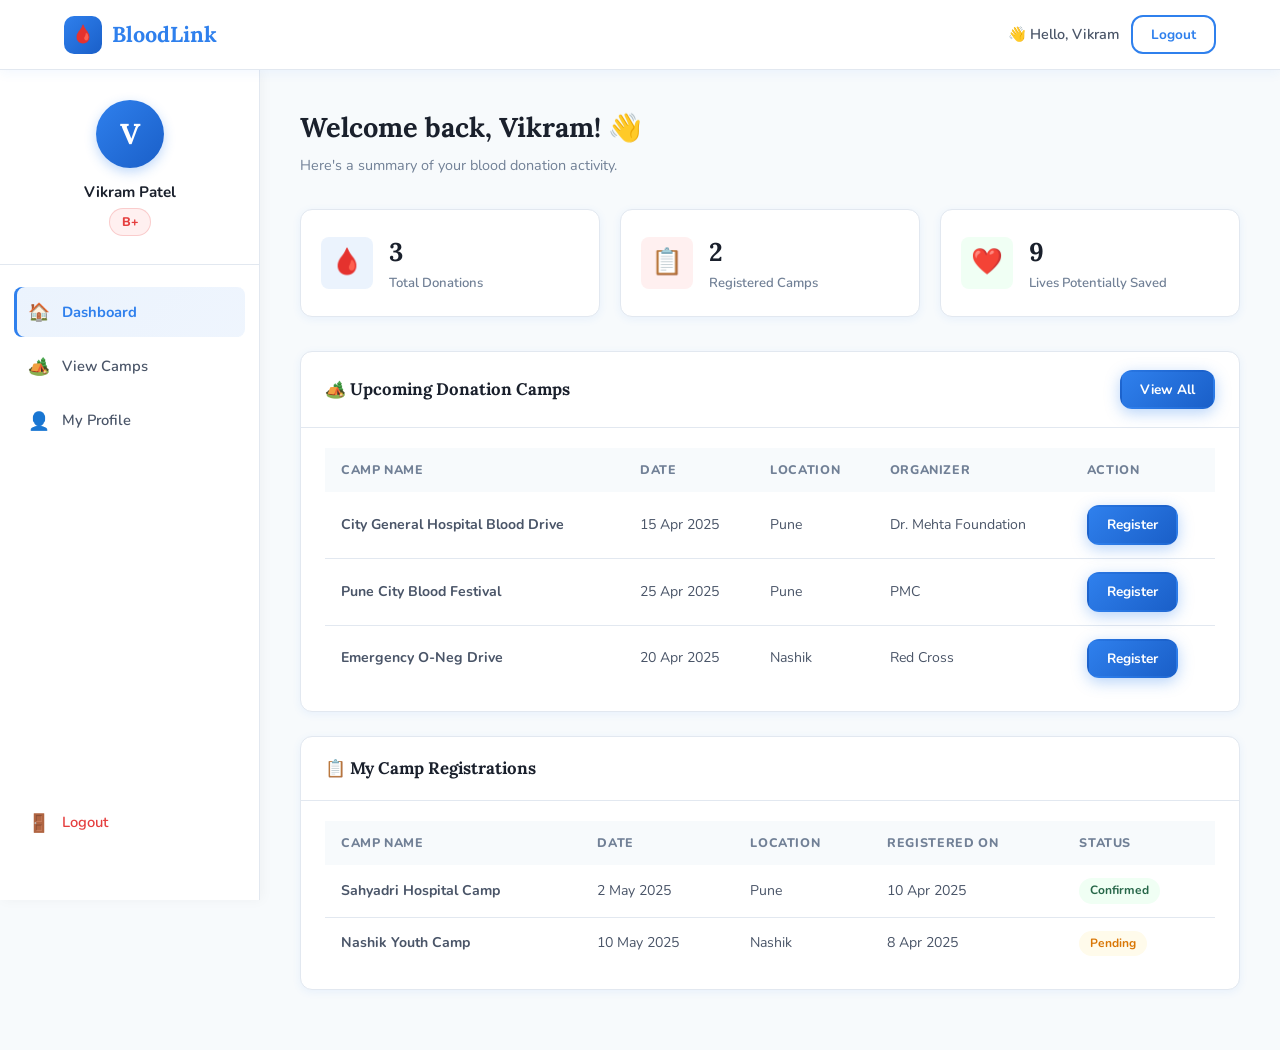
<file: Blood Donation Website/files/donor_dashboard.html>
<!doctype html>
<html lang="en">
  <head>
    <meta charset="UTF-8" />
    <meta name="viewport" content="width=device-width, initial-scale=1.0" />
    <title>BloodLink - Donor Dashboard</title>
    <link rel="stylesheet" href="css/style.css" />
  </head>
  <body>
    <nav class="navbar">
      <a href="index.html" class="nav-logo"
        ><div class="logo-icon">🩸</div>
        BloodLink</a
      >
      <div class="nav-actions">
        <span
          style="font-size: 0.9rem; color: var(--text-mid); font-weight: 600"
          >👋 Hello, Vikram</span
        >
        <a href="login.html" class="btn btn-outline btn-sm">Logout</a>
      </div>
    </nav>

    <div class="dashboard-layout">
      <!-- SIDEBAR -->
      <aside class="sidebar">
        <div class="sidebar-user">
          <div class="sidebar-avatar">V</div>
          <div class="sidebar-name">Vikram Patel</div>
          <span class="sidebar-blood-badge">B+</span>
        </div>
        <nav class="sidebar-nav">
          <a href="donor_dashboard.html" class="sidebar-nav-item active">
            <span class="nav-icon">🏠</span> Dashboard
          </a>
          <a href="camps.html" class="sidebar-nav-item">
            <span class="nav-icon">🏕️</span> View Camps
          </a>
          <a href="donor_profile.html" class="sidebar-nav-item">
            <span class="nav-icon">👤</span> My Profile
          </a>
          <a
            href="login.html"
            class="sidebar-nav-item logout-item"
            style="margin-top: auto"
          >
            <span class="nav-icon">🚪</span> Logout
          </a>
        </nav>
      </aside>

      <!-- MAIN CONTENT -->
      <main class="dashboard-main">
        <div class="dashboard-heading">
          <h2>Welcome back, Vikram! 👋</h2>
          <p>Here's a summary of your blood donation activity.</p>
        </div>

        <!-- Stats Row -->
        <div class="dash-stats">
          <div class="dash-stat-card">
            <div class="dash-stat-icon blue">🩸</div>
            <div class="dash-stat-info">
              <div class="num">3</div>
              <div class="lbl">Total Donations</div>
            </div>
          </div>
          <div class="dash-stat-card">
            <div class="dash-stat-icon red">📋</div>
            <div class="dash-stat-info">
              <div class="num">2</div>
              <div class="lbl">Registered Camps</div>
            </div>
          </div>
          <div class="dash-stat-card">
            <div class="dash-stat-icon green">❤️</div>
            <div class="dash-stat-info">
              <div class="num">9</div>
              <div class="lbl">Lives Potentially Saved</div>
            </div>
          </div>
        </div>

        <!-- Upcoming Camps -->
        <div class="dash-block">
          <div class="dash-block-header">
            <h3>🏕️ Upcoming Donation Camps</h3>
            <a href="camps.html" class="btn btn-primary btn-sm">View All</a>
          </div>
          <div class="dash-block-body">
            <table class="data-table">
              <thead>
                <tr>
                  <th>Camp Name</th>
                  <th>Date</th>
                  <th>Location</th>
                  <th>Organizer</th>
                  <th>Action</th>
                </tr>
              </thead>
              <tbody>
                <tr>
                  <td><strong>City General Hospital Blood Drive</strong></td>
                  <td>15 Apr 2025</td>
                  <td>Pune</td>
                  <td>Dr. Mehta Foundation</td>
                  <td>
                    <a href="#" class="btn btn-primary btn-sm">Register</a>
                  </td>
                </tr>
                <tr>
                  <td><strong>Pune City Blood Festival</strong></td>
                  <td>25 Apr 2025</td>
                  <td>Pune</td>
                  <td>PMC</td>
                  <td>
                    <a href="#" class="btn btn-primary btn-sm">Register</a>
                  </td>
                </tr>
                <tr>
                  <td><strong>Emergency O-Neg Drive</strong></td>
                  <td>20 Apr 2025</td>
                  <td>Nashik</td>
                  <td>Red Cross</td>
                  <td>
                    <a href="#" class="btn btn-primary btn-sm">Register</a>
                  </td>
                </tr>
              </tbody>
            </table>
          </div>
        </div>

        <!-- My Registrations -->
        <div class="dash-block">
          <div class="dash-block-header">
            <h3>📋 My Camp Registrations</h3>
          </div>
          <div class="dash-block-body">
            <table class="data-table">
              <thead>
                <tr>
                  <th>Camp Name</th>
                  <th>Date</th>
                  <th>Location</th>
                  <th>Registered On</th>
                  <th>Status</th>
                </tr>
              </thead>
              <tbody>
                <tr>
                  <td><strong>Sahyadri Hospital Camp</strong></td>
                  <td>2 May 2025</td>
                  <td>Pune</td>
                  <td>10 Apr 2025</td>
                  <td><span class="badge badge-green">Confirmed</span></td>
                </tr>
                <tr>
                  <td><strong>Nashik Youth Camp</strong></td>
                  <td>10 May 2025</td>
                  <td>Nashik</td>
                  <td>8 Apr 2025</td>
                  <td><span class="badge badge-yellow">Pending</span></td>
                </tr>
              </tbody>
            </table>
          </div>
        </div>
      </main>
    </div>

    <script src="../js/script.js"></script>
  </body>
</html>
</file>
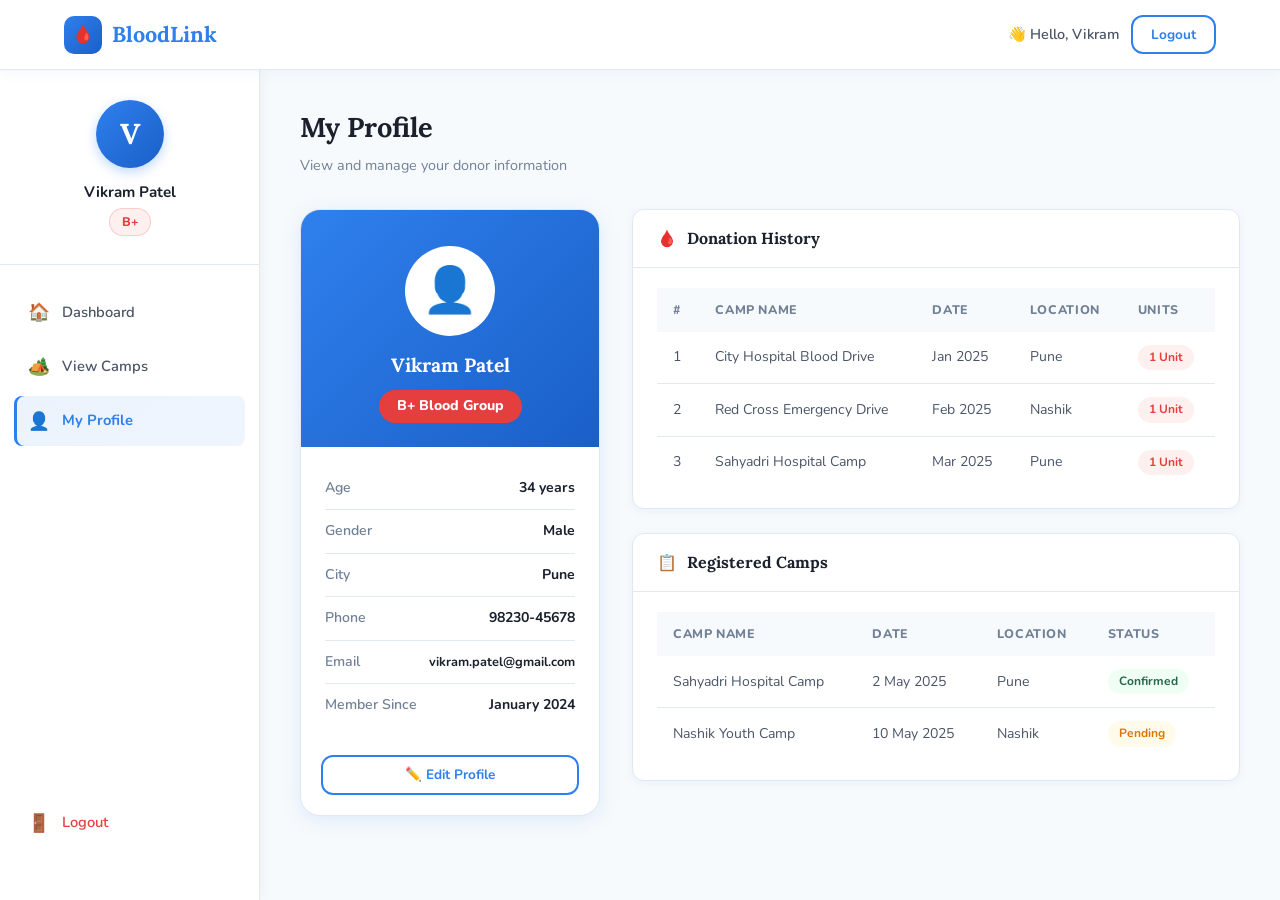
<file: Blood Donation Website/files/donor_profile.html>
<!doctype html>
<html lang="en">
  <head>
    <meta charset="UTF-8" />
    <meta name="viewport" content="width=device-width, initial-scale=1.0" />
    <title>BloodLink - My Profile</title>
    <link rel="stylesheet" href="css/style.css" />
  </head>
  <body>
    <nav class="navbar">
      <a href="index.html" class="nav-logo"
        ><div class="logo-icon">🩸</div>
        BloodLink</a
      >
      <div class="nav-actions">
        <span
          style="font-size: 0.9rem; color: var(--text-mid); font-weight: 600"
          >👋 Hello, Vikram</span
        >
        <a href="login.html" class="btn btn-outline btn-sm">Logout</a>
      </div>
    </nav>

    <div class="dashboard-layout">
      <!-- SIDEBAR -->
      <aside class="sidebar">
        <div class="sidebar-user">
          <div class="sidebar-avatar">V</div>
          <div class="sidebar-name">Vikram Patel</div>
          <span class="sidebar-blood-badge">B+</span>
        </div>
        <nav class="sidebar-nav">
          <a href="donor_dashboard.html" class="sidebar-nav-item"
            ><span class="nav-icon">🏠</span> Dashboard</a
          >
          <a href="camps.html" class="sidebar-nav-item"
            ><span class="nav-icon">🏕️</span> View Camps</a
          >
          <a href="donor_profile.html" class="sidebar-nav-item active"
            ><span class="nav-icon">👤</span> My Profile</a
          >
          <a
            href="login.html"
            class="sidebar-nav-item logout-item"
            style="margin-top: auto"
            ><span class="nav-icon">🚪</span> Logout</a
          >
        </nav>
      </aside>

      <!-- MAIN -->
      <main class="dashboard-main" style="padding: 36px 40px">
        <div class="dashboard-heading">
          <h2>My Profile</h2>
          <p>View and manage your donor information</p>
        </div>

        <div class="profile-layout" style="padding: 0; max-width: 100%">
          <!-- Profile Card -->
          <div class="profile-card">
            <div class="profile-card-top">
              <div class="profile-avatar">👤</div>
              <div class="profile-name">Vikram Patel</div>
              <div style="margin-bottom: 10px"></div>
              <span class="profile-blood-badge">B+ Blood Group</span>
            </div>
            <div class="profile-card-body">
              <div class="profile-detail-item">
                <span class="lbl">Age</span><span class="val">34 years</span>
              </div>
              <div class="profile-detail-item">
                <span class="lbl">Gender</span><span class="val">Male</span>
              </div>
              <div class="profile-detail-item">
                <span class="lbl">City</span><span class="val">Pune</span>
              </div>
              <div class="profile-detail-item">
                <span class="lbl">Phone</span
                ><span class="val">98230-45678</span>
              </div>
              <div class="profile-detail-item">
                <span class="lbl">Email</span
                ><span class="val" style="font-size: 0.8rem"
                  >vikram.patel@gmail.com</span
                >
              </div>
              <div class="profile-detail-item">
                <span class="lbl">Member Since</span
                ><span class="val">January 2024</span>
              </div>
            </div>
            <div style="padding: 0 20px 20px">
              <a href="#" class="btn btn-outline btn-full btn-sm"
                >✏️ Edit Profile</a
              >
            </div>
          </div>

          <!-- Right side -->
          <div class="profile-right">
            <!-- Donation History -->
            <div class="profile-section">
              <div class="profile-section-header">
                <span class="sec-icon">🩸</span> Donation History
              </div>
              <div class="profile-section-body">
                <table class="data-table">
                  <thead>
                    <tr>
                      <th>#</th>
                      <th>Camp Name</th>
                      <th>Date</th>
                      <th>Location</th>
                      <th>Units</th>
                    </tr>
                  </thead>
                  <tbody>
                    <tr>
                      <td>1</td>
                      <td>City Hospital Blood Drive</td>
                      <td>Jan 2025</td>
                      <td>Pune</td>
                      <td><span class="badge badge-red">1 Unit</span></td>
                    </tr>
                    <tr>
                      <td>2</td>
                      <td>Red Cross Emergency Drive</td>
                      <td>Feb 2025</td>
                      <td>Nashik</td>
                      <td><span class="badge badge-red">1 Unit</span></td>
                    </tr>
                    <tr>
                      <td>3</td>
                      <td>Sahyadri Hospital Camp</td>
                      <td>Mar 2025</td>
                      <td>Pune</td>
                      <td><span class="badge badge-red">1 Unit</span></td>
                    </tr>
                  </tbody>
                </table>
              </div>
            </div>

            <!-- Registered Camps -->
            <div class="profile-section">
              <div class="profile-section-header">
                <span class="sec-icon">📋</span> Registered Camps
              </div>
              <div class="profile-section-body">
                <table class="data-table">
                  <thead>
                    <tr>
                      <th>Camp Name</th>
                      <th>Date</th>
                      <th>Location</th>
                      <th>Status</th>
                    </tr>
                  </thead>
                  <tbody>
                    <tr>
                      <td>Sahyadri Hospital Camp</td>
                      <td>2 May 2025</td>
                      <td>Pune</td>
                      <td><span class="badge badge-green">Confirmed</span></td>
                    </tr>
                    <tr>
                      <td>Nashik Youth Camp</td>
                      <td>10 May 2025</td>
                      <td>Nashik</td>
                      <td><span class="badge badge-yellow">Pending</span></td>
                    </tr>
                  </tbody>
                </table>
              </div>
            </div>
          </div>
        </div>
      </main>
    </div>

    <script src="../js/script.js"></script>
  </body>
</html>
</file>
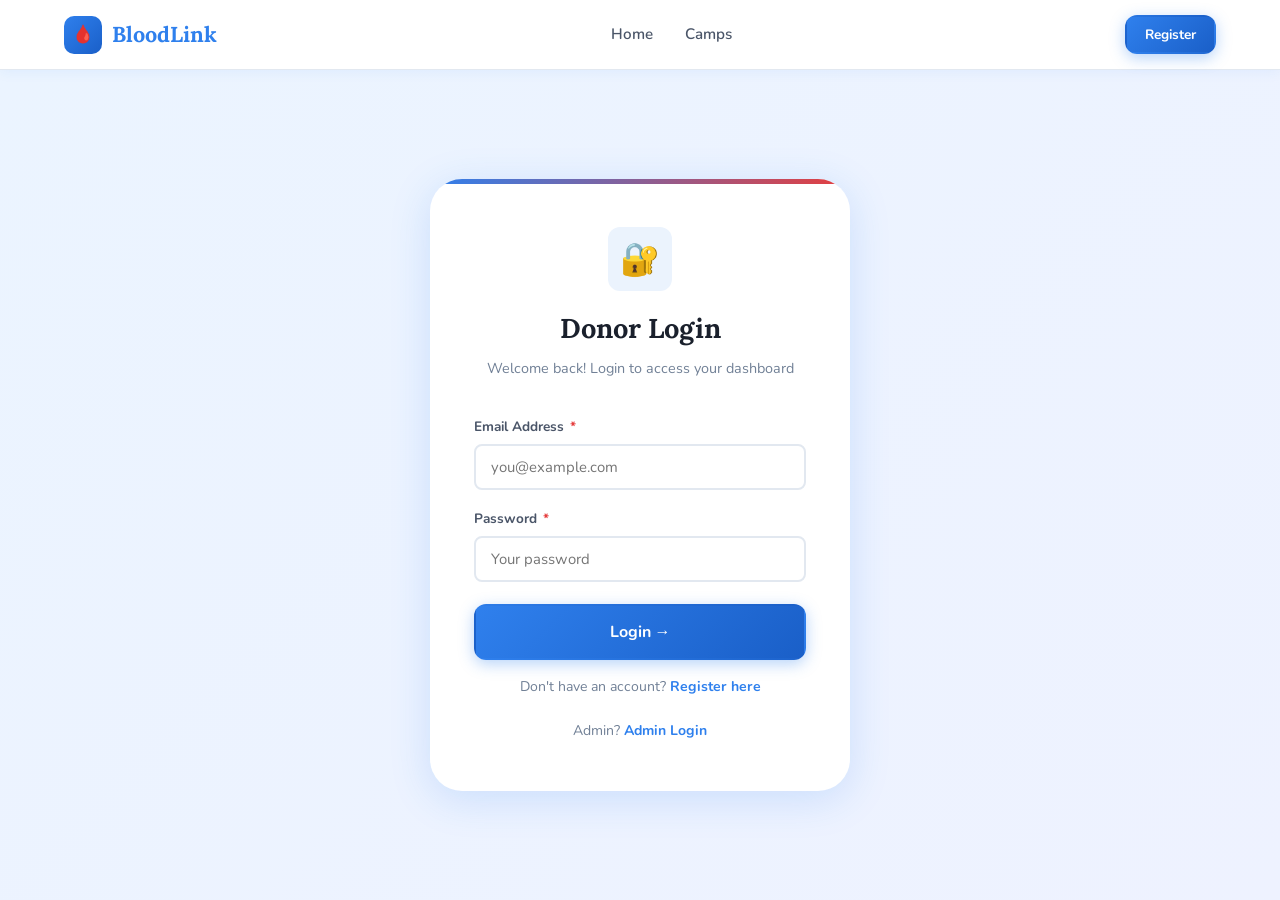
<file: Blood Donation Website/files/login.html>
<!doctype html>
<html lang="en">
  <head>
    <meta charset="UTF-8" />
    <meta name="viewport" content="width=device-width, initial-scale=1.0" />
    <title>BloodLink - Login</title>
    <link rel="stylesheet" href="css/style.css" />
  </head>
  <body>
    <nav class="navbar">
      <a href="index.html" class="nav-logo"
        ><div class="logo-icon">🩸</div>
        BloodLink</a
      >
      <ul class="nav-links">
        <li><a href="index.html">Home</a></li>
        <li><a href="camps.html">Camps</a></li>
      </ul>
      <div class="nav-actions">
        <a href="register.html" class="btn btn-primary btn-sm">Register</a>
      </div>
      <button class="nav-toggle" onclick="toggleMenu()">
        <span></span><span></span><span></span>
      </button>
    </nav>

    <div class="form-page">
      <div class="form-card" style="max-width: 420px">
        <div class="form-card-header">
          <div class="form-card-icon">🔐</div>
          <h2>Donor Login</h2>
          <p>Welcome back! Login to access your dashboard</p>
        </div>

        <form id="loginForm" method="POST" action="/login" novalidate>
          <div style="display: flex; flex-direction: column; gap: 18px">
            <div class="form-group">
              <label for="email"
                >Email Address <span class="required">*</span></label
              >
              <input
                type="email"
                id="loginEmail"
                name="email"
                placeholder="you@example.com"
              />
              <span class="field-error" id="loginEmailError"
                >Please enter your email address.</span
              >
            </div>

            <div class="form-group">
              <label for="password"
                >Password <span class="required">*</span></label
              >
              <input
                type="password"
                id="loginPassword"
                name="password"
                placeholder="Your password"
              />
              <span class="field-error" id="loginPasswordError"
                >Please enter your password.</span
              >
            </div>

            <button
              type="submit"
              class="btn btn-primary btn-full btn-lg"
              style="margin-top: 4px"
            >
              Login →
            </button>
          </div>
        </form>

        <p class="form-footer-text" style="margin-top: 16px">
          Don't have an account? <a href="register.html">Register here</a>
        </p>
        <p class="form-footer-text">
          Admin? <a href="admin_login.html">Admin Login</a>
        </p>
      </div>
    </div>

    <script src="../js/script.js"></script>
  </body>
</html>
</file>
<file: Blood Donation Website/files/css/style.css>
/* ============================================================
   Blood Donation Camp Management System - Main Stylesheet
   ============================================================ */

@import url('https://fonts.googleapis.com/css2?family=Nunito:wght@400;600;700;800;900&family=Lora:wght@400;600;700&display=swap');

:root {
  --primary:        #2F80ED;
  --primary-dark:   #1A5FC8;
  --primary-light:  #EBF3FD;
  --accent:         #E53E3E;
  --accent-light:   #FFF0F0;
  --text-dark:      #1A202C;
  --text-mid:       #4A5568;
  --text-light:     #718096;
  --bg-white:       #FFFFFF;
  --bg-grey:        #F7FAFC;
  --bg-grey2:       #EDF2F7;
  --border:         #E2E8F0;
  --shadow-sm:      0 2px 8px rgba(47,128,237,0.08);
  --shadow-md:      0 4px 20px rgba(47,128,237,0.13);
  --shadow-lg:      0 8px 40px rgba(47,128,237,0.18);
  --radius-sm:      8px;
  --radius-md:      12px;
  --radius-lg:      20px;
  --radius-xl:      32px;
  --font-head:      'Lora', Georgia, serif;
  --font-body:      'Nunito', sans-serif;
  --transition:     0.25s ease;
}

*, *::before, *::after { box-sizing: border-box; margin: 0; padding: 0; }
html { scroll-behavior: smooth; font-size: 16px; }
body { font-family: var(--font-body); color: var(--text-dark); background: var(--bg-white); line-height: 1.6; overflow-x: hidden; }
a { text-decoration: none; color: inherit; }
ul { list-style: none; }
img { max-width: 100%; display: block; }
input, select, textarea, button { font-family: var(--font-body); }

/* ---- NAVBAR ---- */
.navbar {
  position: sticky; top: 0; z-index: 1000;
  background: rgba(255,255,255,0.97);
  backdrop-filter: blur(10px);
  border-bottom: 1px solid var(--border);
  padding: 0 5%; height: 70px;
  display: flex; align-items: center; justify-content: space-between;
  box-shadow: 0 2px 12px rgba(47,128,237,0.07);
}
.nav-logo { display: flex; align-items: center; gap: 10px; font-family: var(--font-head); font-size: 1.35rem; font-weight: 700; color: var(--primary); }
.nav-logo .logo-icon { width: 38px; height: 38px; background: linear-gradient(135deg, var(--primary), var(--primary-dark)); border-radius: 10px; display: flex; align-items: center; justify-content: center; color: white; font-size: 1.1rem; font-weight: 900; }
.nav-links { display: flex; align-items: center; gap: 32px; }
.nav-links a { font-size: 0.95rem; font-weight: 600; color: var(--text-mid); transition: color var(--transition); position: relative; padding-bottom: 3px; }
.nav-links a::after { content: ''; position: absolute; bottom: 0; left: 0; width: 0; height: 2px; background: var(--primary); border-radius: 2px; transition: width var(--transition); }
.nav-links a:hover, .nav-links a.active { color: var(--primary); }
.nav-links a:hover::after, .nav-links a.active::after { width: 100%; }
.nav-actions { display: flex; align-items: center; gap: 12px; }
.nav-toggle { display: none; background: none; border: none; cursor: pointer; flex-direction: column; gap: 5px; padding: 6px; }
.nav-toggle span { display: block; width: 24px; height: 2.5px; background: var(--text-dark); border-radius: 2px; transition: var(--transition); }

/* ---- BUTTONS ---- */
.btn { display: inline-flex; align-items: center; justify-content: center; gap: 8px; padding: 11px 26px; font-size: 0.92rem; font-weight: 700; border-radius: var(--radius-md); border: 2px solid transparent; cursor: pointer; transition: all var(--transition); white-space: nowrap; }
.btn-primary { background: linear-gradient(135deg, var(--primary), var(--primary-dark)); color: white; box-shadow: 0 4px 15px rgba(47,128,237,0.35); }
.btn-primary:hover { transform: translateY(-2px); box-shadow: 0 6px 22px rgba(47,128,237,0.45); }
.btn-outline { background: transparent; color: var(--primary); border-color: var(--primary); }
.btn-outline:hover { background: var(--primary); color: white; transform: translateY(-2px); box-shadow: 0 4px 15px rgba(47,128,237,0.25); }
.btn-white { background: white; color: var(--primary); box-shadow: var(--shadow-sm); }
.btn-white:hover { transform: translateY(-2px); box-shadow: var(--shadow-md); }
.btn-danger { background: linear-gradient(135deg, #E53E3E, #C53030); color: white; box-shadow: 0 4px 12px rgba(229,62,62,0.3); }
.btn-danger:hover { transform: translateY(-2px); box-shadow: 0 6px 18px rgba(229,62,62,0.4); }
.btn-sm { padding: 7px 18px; font-size: 0.85rem; }
.btn-lg { padding: 15px 36px; font-size: 1rem; }
.btn-full { width: 100%; }

/* ---- HERO ---- */
.hero { min-height: calc(100vh - 70px); background: linear-gradient(135deg, #EBF4FF 0%, #DBEAFE 40%, #EEF2FF 100%); display: flex; align-items: center; padding: 60px 5%; position: relative; overflow: hidden; }
.hero::before { content: ''; position: absolute; top: -120px; right: -120px; width: 500px; height: 500px; background: radial-gradient(circle, rgba(47,128,237,0.12) 0%, transparent 70%); border-radius: 50%; }
.hero::after { content: ''; position: absolute; bottom: -80px; left: -80px; width: 380px; height: 380px; background: radial-gradient(circle, rgba(229,62,62,0.07) 0%, transparent 70%); border-radius: 50%; }
.hero-inner { max-width: 1200px; margin: 0 auto; width: 100%; display: grid; grid-template-columns: 1fr 1fr; gap: 60px; align-items: center; position: relative; z-index: 1; }
.hero-badge { display: inline-flex; align-items: center; gap: 7px; background: white; border: 1px solid rgba(47,128,237,0.2); border-radius: 40px; padding: 6px 16px; font-size: 0.82rem; font-weight: 700; color: var(--primary); margin-bottom: 22px; box-shadow: var(--shadow-sm); }
.hero-badge .dot { width: 8px; height: 8px; background: var(--accent); border-radius: 50%; animation: pulse 1.8s ease-in-out infinite; }
@keyframes pulse { 0%, 100% { transform: scale(1); opacity: 1; } 50% { transform: scale(1.4); opacity: 0.7; } }
.hero-title { font-family: var(--font-head); font-size: clamp(2.2rem, 4vw, 3.4rem); font-weight: 700; line-height: 1.2; color: var(--text-dark); margin-bottom: 20px; }
.hero-title .highlight { color: var(--primary); }
.hero-title .highlight-red { color: var(--accent); }
.hero-desc { font-size: 1.05rem; color: var(--text-mid); line-height: 1.8; margin-bottom: 36px; max-width: 480px; }
.hero-buttons { display: flex; gap: 14px; flex-wrap: wrap; }
.hero-image { position: relative; display: flex; justify-content: center; align-items: center; }
.hero-illustration { width: 100%; max-width: 460px; aspect-ratio: 4/3; background: white; border-radius: var(--radius-xl); box-shadow: var(--shadow-lg); display: flex; align-items: center; justify-content: center; position: relative; overflow: hidden; }
.hero-illustration::before { content: ''; position: absolute; top: 0; left: 0; right: 0; height: 6px; background: linear-gradient(90deg, var(--primary), var(--accent)); }
.hero-illus-inner { display: flex; flex-direction: column; align-items: center; gap: 16px; padding: 30px; }
.hero-illus-icon { font-size: 5rem; line-height: 1; }
.hero-illus-text { text-align: center; }
.hero-illus-text h3 { font-family: var(--font-head); font-size: 1.2rem; color: var(--text-dark); margin-bottom: 6px; }
.hero-illus-text p { font-size: 0.88rem; color: var(--text-light); }
.hero-chip { position: absolute; background: white; border-radius: var(--radius-md); padding: 10px 16px; box-shadow: var(--shadow-md); display: flex; align-items: center; gap: 10px; font-weight: 700; font-size: 0.82rem; animation: float 3s ease-in-out infinite; }
.hero-chip:nth-child(2) { animation-delay: 1s; }
.hero-chip:nth-child(3) { animation-delay: 2s; }
.hero-chip.chip-top { top: -18px; right: 30px; }
.hero-chip.chip-bottom { bottom: -18px; left: 30px; }
@keyframes float { 0%, 100% { transform: translateY(0); } 50% { transform: translateY(-8px); } }
.chip-icon { font-size: 1.4rem; }
.chip-label { color: var(--text-light); font-weight: 600; font-size: 0.78rem; }
.chip-value { color: var(--primary); font-size: 1rem; font-weight: 800; }

/* ---- STATS ---- */
.stats-section { background: white; padding: 70px 5%; }
.stats-grid { max-width: 1100px; margin: 0 auto; display: grid; grid-template-columns: repeat(4, 1fr); gap: 24px; }
.stat-card { background: linear-gradient(135deg, var(--primary-light) 0%, white 100%); border: 1px solid rgba(47,128,237,0.12); border-radius: var(--radius-lg); padding: 32px 24px; text-align: center; box-shadow: var(--shadow-sm); transition: all var(--transition); position: relative; overflow: hidden; }
.stat-card::after { content: ''; position: absolute; bottom: 0; left: 0; right: 0; height: 3px; background: linear-gradient(90deg, var(--primary), var(--primary-dark)); transform: scaleX(0); transition: transform var(--transition); }
.stat-card:hover { transform: translateY(-6px); box-shadow: var(--shadow-lg); }
.stat-card:hover::after { transform: scaleX(1); }
.stat-icon { font-size: 2.4rem; margin-bottom: 14px; display: block; }
.stat-number { font-family: var(--font-head); font-size: 2.4rem; font-weight: 700; color: var(--primary); line-height: 1; margin-bottom: 8px; }
.stat-label { font-size: 0.9rem; color: var(--text-mid); font-weight: 600; }

/* ---- SECTION UTILITIES ---- */
.section { padding: 80px 5%; }
.section-alt { background: var(--bg-grey); }
.section-header { text-align: center; margin-bottom: 56px; max-width: 620px; margin-left: auto; margin-right: auto; }
.section-tag { display: inline-block; background: var(--primary-light); color: var(--primary); font-size: 0.8rem; font-weight: 800; letter-spacing: 0.08em; text-transform: uppercase; padding: 5px 14px; border-radius: 40px; margin-bottom: 14px; }
.section-title { font-family: var(--font-head); font-size: clamp(1.7rem, 3vw, 2.5rem); font-weight: 700; color: var(--text-dark); line-height: 1.25; margin-bottom: 16px; }
.section-desc { font-size: 1rem; color: var(--text-mid); line-height: 1.75; }

/* ---- ABOUT ---- */
.about-inner { max-width: 1100px; margin: 0 auto; display: grid; grid-template-columns: 1fr 1fr; gap: 70px; align-items: center; }
.about-title { font-family: var(--font-head); font-size: clamp(1.6rem, 2.8vw, 2.3rem); font-weight: 700; color: var(--text-dark); line-height: 1.3; margin-bottom: 20px; }
.about-desc { font-size: 1rem; color: var(--text-mid); line-height: 1.8; margin-bottom: 16px; }
.about-features { margin-top: 28px; display: flex; flex-direction: column; gap: 14px; }
.about-feature { display: flex; align-items: flex-start; gap: 14px; }
.feature-icon-box { width: 42px; height: 42px; min-width: 42px; background: var(--primary-light); border-radius: var(--radius-sm); display: flex; align-items: center; justify-content: center; font-size: 1.2rem; }
.feature-text h4 { font-size: 0.95rem; font-weight: 700; color: var(--text-dark); margin-bottom: 2px; }
.feature-text p { font-size: 0.87rem; color: var(--text-light); line-height: 1.5; }
.about-image-card { background: white; border-radius: var(--radius-xl); box-shadow: var(--shadow-lg); overflow: hidden; aspect-ratio: 4/3.3; display: flex; align-items: center; justify-content: center; background: linear-gradient(135deg, #EBF4FF, #DBEAFE); }
.about-image-card .big-icon { font-size: 8rem; opacity: 0.35; }
.about-image-wrap { position: relative; }
.about-floating-card { position: absolute; bottom: -20px; right: -24px; background: white; border-radius: var(--radius-md); padding: 16px 20px; box-shadow: var(--shadow-md); display: flex; align-items: center; gap: 14px; min-width: 190px; }
.afc-icon { font-size: 2rem; }
.afc-text { font-size: 0.82rem; color: var(--text-light); }
.afc-value { font-size: 1.4rem; font-weight: 800; color: var(--primary); font-family: var(--font-head); }

/* ---- CAMPS ---- */
.page-banner { background: linear-gradient(135deg, var(--primary) 0%, var(--primary-dark) 100%); padding: 60px 5%; text-align: center; color: white; position: relative; overflow: hidden; }
.page-banner::before { content: ''; position: absolute; top: -60px; right: -60px; width: 280px; height: 280px; background: rgba(255,255,255,0.06); border-radius: 50%; }
.page-banner h1 { font-family: var(--font-head); font-size: clamp(1.8rem, 3.5vw, 2.8rem); font-weight: 700; margin-bottom: 10px; position: relative; }
.page-banner p { font-size: 1rem; opacity: 0.85; max-width: 500px; margin: 0 auto; position: relative; }
.filter-bar { display: flex; justify-content: center; gap: 10px; flex-wrap: wrap; margin-bottom: 40px; padding: 40px 5% 0; }
.filter-btn { padding: 9px 22px; border: 2px solid var(--border); border-radius: 40px; background: white; color: var(--text-mid); font-size: 0.88rem; font-weight: 700; cursor: pointer; transition: all var(--transition); }
.filter-btn:hover, .filter-btn.active { border-color: var(--primary); background: var(--primary); color: white; box-shadow: 0 4px 14px rgba(47,128,237,0.3); }
.camps-grid { max-width: 1200px; margin: 0 auto; padding: 0 5% 80px; display: grid; grid-template-columns: repeat(auto-fill, minmax(320px, 1fr)); gap: 28px; }
.camp-card { background: white; border-radius: var(--radius-lg); overflow: hidden; box-shadow: var(--shadow-sm); border: 1px solid var(--border); transition: all var(--transition); display: flex; flex-direction: column; }
.camp-card:hover { transform: translateY(-6px); box-shadow: var(--shadow-lg); }
.camp-card-img { height: 180px; background: linear-gradient(135deg, var(--primary-light), #DBEAFE); display: flex; align-items: center; justify-content: center; font-size: 4.5rem; position: relative; overflow: hidden; }
.camp-card-img::after { content: ''; position: absolute; bottom: 0; left: 0; right: 0; height: 40px; background: linear-gradient(to top, white, transparent); }
.camp-badge { position: absolute; top: 14px; left: 14px; background: var(--accent); color: white; font-size: 0.72rem; font-weight: 800; letter-spacing: 0.06em; text-transform: uppercase; padding: 4px 12px; border-radius: 40px; }
.camp-badge.badge-hospital { background: var(--primary); }
.camp-badge.badge-city { background: #38A169; }
.camp-card-body { padding: 22px 22px 16px; flex: 1; display: flex; flex-direction: column; }
.camp-name { font-family: var(--font-head); font-size: 1.1rem; font-weight: 700; color: var(--text-dark); margin-bottom: 14px; line-height: 1.3; }
.camp-meta { display: flex; flex-direction: column; gap: 7px; margin-bottom: 16px; }
.camp-meta-item { display: flex; align-items: center; gap: 9px; font-size: 0.86rem; color: var(--text-mid); }
.camp-meta-item .meta-icon { width: 26px; height: 26px; background: var(--bg-grey); border-radius: 6px; display: flex; align-items: center; justify-content: center; font-size: 0.85rem; flex-shrink: 0; }
.camp-card-footer { padding: 14px 22px 20px; border-top: 1px solid var(--border); display: flex; justify-content: space-between; align-items: center; }
.camp-organizer { font-size: 0.8rem; color: var(--text-light); }
.camp-organizer strong { color: var(--text-mid); }

/* ---- FORMS ---- */
.form-page { min-height: calc(100vh - 70px); background: linear-gradient(135deg, #EBF4FF 0%, #EEF2FF 100%); display: flex; align-items: center; justify-content: center; padding: 50px 5%; }
.form-card { background: white; border-radius: var(--radius-xl); box-shadow: var(--shadow-lg); padding: 48px 44px; width: 100%; max-width: 560px; position: relative; overflow: hidden; }
.form-card::before { content: ''; position: absolute; top: 0; left: 0; right: 0; height: 5px; background: linear-gradient(90deg, var(--primary), var(--accent)); }
.form-card-header { text-align: center; margin-bottom: 36px; }
.form-card-icon { width: 64px; height: 64px; background: var(--primary-light); border-radius: var(--radius-md); display: flex; align-items: center; justify-content: center; font-size: 2rem; margin: 0 auto 16px; }
.form-card-header h2 { font-family: var(--font-head); font-size: 1.7rem; font-weight: 700; color: var(--text-dark); margin-bottom: 6px; }
.form-card-header p { font-size: 0.9rem; color: var(--text-light); }
.form-grid { display: grid; grid-template-columns: 1fr 1fr; gap: 18px; }
.form-group { display: flex; flex-direction: column; gap: 6px; }
.form-group.full { grid-column: 1 / -1; }
.form-group label { font-size: 0.85rem; font-weight: 700; color: var(--text-mid); }
.form-group label span.required { color: var(--accent); margin-left: 2px; }
.form-group input, .form-group select { padding: 11px 15px; border: 2px solid var(--border); border-radius: var(--radius-sm); font-size: 0.93rem; color: var(--text-dark); background: white; transition: border-color var(--transition), box-shadow var(--transition); outline: none; }
.form-group input:focus, .form-group select:focus { border-color: var(--primary); box-shadow: 0 0 0 3px rgba(47,128,237,0.12); }
.form-group input.error { border-color: var(--accent); }
.field-error { font-size: 0.78rem; color: var(--accent); font-weight: 600; display: none; }
.field-error.show { display: block; }
.form-footer-text { text-align: center; margin-top: 22px; font-size: 0.88rem; color: var(--text-light); }
.form-footer-text a { color: var(--primary); font-weight: 700; }
.flash { padding: 13px 18px; border-radius: var(--radius-sm); font-size: 0.88rem; font-weight: 600; margin-bottom: 22px; display: flex; align-items: center; gap: 10px; }
.flash-success { background: #F0FFF4; color: #276749; border: 1px solid #C6F6D5; }
.flash-error { background: #FFF5F5; color: #C53030; border: 1px solid #FED7D7; }

/* ---- DASHBOARD ---- */
.dashboard-layout { display: flex; min-height: calc(100vh - 70px); background: var(--bg-grey); }
.sidebar { width: 260px; min-width: 260px; background: white; border-right: 1px solid var(--border); padding: 30px 0; display: flex; flex-direction: column; box-shadow: 2px 0 12px rgba(0,0,0,0.04); position: sticky; top: 70px; height: calc(100vh - 70px); overflow-y: auto; }
.sidebar-user { padding: 0 24px 28px; border-bottom: 1px solid var(--border); text-align: center; }
.sidebar-avatar { width: 68px; height: 68px; background: linear-gradient(135deg, var(--primary), var(--primary-dark)); border-radius: 50%; display: flex; align-items: center; justify-content: center; font-size: 1.8rem; margin: 0 auto 12px; color: white; font-weight: 700; font-family: var(--font-head); box-shadow: 0 4px 12px rgba(47,128,237,0.3); }
.sidebar-name { font-weight: 700; font-size: 0.95rem; color: var(--text-dark); margin-bottom: 4px; }
.sidebar-blood-badge { display: inline-block; background: var(--accent-light); color: var(--accent); border: 1px solid rgba(229,62,62,0.2); font-size: 0.78rem; font-weight: 800; padding: 3px 12px; border-radius: 40px; }
.sidebar-nav { padding: 22px 14px; flex: 1; display: flex; flex-direction: column; gap: 4px; }
.sidebar-nav-item { display: flex; align-items: center; gap: 12px; padding: 11px 14px; border-radius: var(--radius-sm); color: var(--text-mid); font-weight: 600; font-size: 0.92rem; transition: all var(--transition); cursor: pointer; }
.sidebar-nav-item:hover { background: var(--primary-light); color: var(--primary); }
.sidebar-nav-item.active { background: linear-gradient(135deg, var(--primary-light), rgba(47,128,237,0.08)); color: var(--primary); font-weight: 700; box-shadow: inset 3px 0 0 var(--primary); }
.sidebar-nav-item .nav-icon { font-size: 1.1rem; width: 22px; text-align: center; }
.sidebar-nav-item.logout-item { color: var(--accent); }
.sidebar-nav-item.logout-item:hover { background: var(--accent-light); color: var(--accent); }
.dashboard-main { flex: 1; padding: 36px 40px; overflow-y: auto; }
.dashboard-heading { margin-bottom: 32px; }
.dashboard-heading h2 { font-family: var(--font-head); font-size: 1.7rem; font-weight: 700; color: var(--text-dark); margin-bottom: 4px; }
.dashboard-heading p { font-size: 0.9rem; color: var(--text-light); }
.dash-stats { display: grid; grid-template-columns: repeat(3, 1fr); gap: 20px; margin-bottom: 34px; }
.dash-stat-card { background: white; border-radius: var(--radius-md); padding: 22px 20px; box-shadow: var(--shadow-sm); border: 1px solid var(--border); display: flex; align-items: center; gap: 16px; transition: all var(--transition); }
.dash-stat-card:hover { transform: translateY(-3px); box-shadow: var(--shadow-md); }
.dash-stat-icon { width: 52px; height: 52px; border-radius: var(--radius-sm); display: flex; align-items: center; justify-content: center; font-size: 1.6rem; flex-shrink: 0; }
.dash-stat-icon.blue { background: var(--primary-light); }
.dash-stat-icon.red { background: var(--accent-light); }
.dash-stat-icon.green { background: #F0FFF4; }
.dash-stat-info .num { font-size: 1.6rem; font-weight: 800; color: var(--text-dark); font-family: var(--font-head); }
.dash-stat-info .lbl { font-size: 0.82rem; color: var(--text-light); font-weight: 600; }
.dash-block { background: white; border-radius: var(--radius-md); box-shadow: var(--shadow-sm); border: 1px solid var(--border); margin-bottom: 24px; overflow: hidden; }
.dash-block-header { padding: 18px 24px; border-bottom: 1px solid var(--border); display: flex; align-items: center; justify-content: space-between; }
.dash-block-header h3 { font-family: var(--font-head); font-size: 1.05rem; font-weight: 700; color: var(--text-dark); }
.dash-block-body { padding: 20px 24px; }

/* ---- TABLE ---- */
.data-table { width: 100%; border-collapse: collapse; font-size: 0.88rem; }
.data-table thead tr { background: var(--bg-grey); }
.data-table th { padding: 12px 16px; text-align: left; font-size: 0.78rem; font-weight: 800; text-transform: uppercase; letter-spacing: 0.05em; color: var(--text-light); white-space: nowrap; }
.data-table td { padding: 13px 16px; border-bottom: 1px solid var(--border); color: var(--text-mid); vertical-align: middle; }
.data-table tbody tr:last-child td { border-bottom: none; }
.data-table tbody tr:hover { background: var(--bg-grey); }
.badge { display: inline-block; padding: 3px 11px; border-radius: 40px; font-size: 0.75rem; font-weight: 700; }
.badge-blue { background: var(--primary-light); color: var(--primary); }
.badge-red { background: var(--accent-light); color: var(--accent); }
.badge-green { background: #F0FFF4; color: #276749; }
.badge-yellow { background: #FFFBEB; color: #D97706; }

/* ---- PROFILE ---- */
.profile-layout { max-width: 1100px; margin: 0 auto; padding: 50px 5%; display: grid; grid-template-columns: 300px 1fr; gap: 32px; align-items: flex-start; }
.profile-card { background: white; border-radius: var(--radius-lg); box-shadow: var(--shadow-md); border: 1px solid var(--border); overflow: hidden; text-align: center; position: sticky; top: 90px; }
.profile-card-top { background: linear-gradient(135deg, var(--primary) 0%, var(--primary-dark) 100%); padding: 36px 24px 24px; }
.profile-avatar { width: 90px; height: 90px; background: white; border-radius: 50%; margin: 0 auto 14px; display: flex; align-items: center; justify-content: center; font-size: 2.8rem; border: 4px solid rgba(255,255,255,0.3); }
.profile-name { font-family: var(--font-head); font-size: 1.2rem; font-weight: 700; color: white; margin-bottom: 6px; }
.profile-blood-badge { display: inline-block; background: var(--accent); color: white; font-size: 0.88rem; font-weight: 800; padding: 5px 18px; border-radius: 40px; }
.profile-card-body { padding: 20px 24px 28px; }
.profile-detail-item { display: flex; align-items: center; justify-content: space-between; padding: 10px 0; border-bottom: 1px solid var(--border); font-size: 0.88rem; }
.profile-detail-item:last-child { border-bottom: none; }
.profile-detail-item .lbl { color: var(--text-light); font-weight: 600; }
.profile-detail-item .val { color: var(--text-dark); font-weight: 700; }
.profile-section { background: white; border-radius: var(--radius-md); box-shadow: var(--shadow-sm); border: 1px solid var(--border); margin-bottom: 24px; overflow: hidden; }
.profile-section-header { padding: 16px 24px; border-bottom: 1px solid var(--border); display: flex; align-items: center; gap: 10px; font-family: var(--font-head); font-size: 1rem; font-weight: 700; color: var(--text-dark); }
.profile-section-body { padding: 20px 24px; }
.empty-state { text-align: center; padding: 32px; color: var(--text-light); font-size: 0.9rem; }
.empty-state .empty-icon { font-size: 3rem; margin-bottom: 10px; }

/* ---- ADMIN ---- */
.admin-sidebar .sidebar-user { border-color: rgba(255,255,255,0.1); }
.admin-sidebar .sidebar-name { color: white; }
.admin-sidebar .sidebar-blood-badge { background: rgba(229,62,62,0.15); color: #FC8181; border-color: rgba(229,62,62,0.3); }
.admin-sidebar { background: linear-gradient(180deg, #1A202C 0%, #2D3748 100%); }
.admin-sidebar .sidebar-nav-item { color: rgba(255,255,255,0.65); }
.admin-sidebar .sidebar-nav-item:hover { background: rgba(255,255,255,0.08); color: white; }
.admin-sidebar .sidebar-nav-item.active { background: rgba(47,128,237,0.2); color: #63B3ED; box-shadow: inset 3px 0 0 #63B3ED; }
.admin-sidebar .sidebar-nav-item.logout-item { color: #FC8181; }
.admin-sidebar .sidebar-nav-item.logout-item:hover { background: rgba(229,62,62,0.1); }
.action-buttons { display: flex; gap: 8px; }
.modal-overlay { display: none; position: fixed; inset: 0; background: rgba(26,32,44,0.6); z-index: 2000; align-items: center; justify-content: center; backdrop-filter: blur(4px); }
.modal-overlay.open { display: flex; }
.modal { background: white; border-radius: var(--radius-xl); padding: 40px 36px; width: 90%; max-width: 540px; position: relative; box-shadow: 0 25px 60px rgba(0,0,0,0.2); animation: slideUp 0.3s ease; }
@keyframes slideUp { from { transform: translateY(30px); opacity: 0; } to { transform: translateY(0); opacity: 1; } }
.modal-close { position: absolute; top: 18px; right: 18px; background: var(--bg-grey); border: none; width: 34px; height: 34px; border-radius: 50%; cursor: pointer; font-size: 1.1rem; display: flex; align-items: center; justify-content: center; color: var(--text-mid); transition: var(--transition); }
.modal-close:hover { background: var(--accent-light); color: var(--accent); }
.modal h3 { font-family: var(--font-head); font-size: 1.3rem; font-weight: 700; color: var(--text-dark); margin-bottom: 22px; }

/* ---- FOOTER ---- */
.footer { background: #1A202C; color: rgba(255,255,255,0.75); padding: 60px 5% 30px; }
.footer-inner { max-width: 1200px; margin: 0 auto; }
.footer-grid { display: grid; grid-template-columns: 2fr 1fr 1fr 1.5fr; gap: 48px; margin-bottom: 48px; }
.footer-brand .nav-logo { color: white; margin-bottom: 14px; }
.footer-brand p { font-size: 0.88rem; line-height: 1.75; color: rgba(255,255,255,0.55); max-width: 280px; }
.footer-col h4 { font-size: 0.85rem; font-weight: 800; text-transform: uppercase; letter-spacing: 0.08em; color: white; margin-bottom: 18px; }
.footer-col ul { display: flex; flex-direction: column; gap: 10px; }
.footer-col ul li a { font-size: 0.88rem; color: rgba(255,255,255,0.55); transition: color var(--transition); }
.footer-col ul li a:hover { color: white; }
.footer-contact-item { display: flex; align-items: flex-start; gap: 10px; font-size: 0.88rem; color: rgba(255,255,255,0.55); margin-bottom: 10px; }
.footer-bottom { border-top: 1px solid rgba(255,255,255,0.1); padding-top: 24px; display: flex; justify-content: space-between; align-items: center; font-size: 0.83rem; color: rgba(255,255,255,0.35); flex-wrap: wrap; gap: 10px; }

/* ---- RESPONSIVE ---- */
@media (max-width: 1024px) { .stats-grid { grid-template-columns: repeat(2, 1fr); } .footer-grid { grid-template-columns: 1fr 1fr; } .dash-stats { grid-template-columns: 1fr 1fr; } }
@media (max-width: 768px) {
  .nav-links, .nav-actions { display: none; }
  .nav-toggle { display: flex; }
  .hero-inner { grid-template-columns: 1fr; gap: 40px; text-align: center; }
  .hero-desc { max-width: 100%; }
  .hero-buttons { justify-content: center; }
  .hero-image { display: none; }
  .about-inner { grid-template-columns: 1fr; }
  .about-image-wrap { display: none; }
  .form-grid { grid-template-columns: 1fr; }
  .form-card { padding: 36px 24px; }
  .dashboard-layout { flex-direction: column; }
  .sidebar { width: 100%; position: relative; height: auto; }
  .dashboard-main { padding: 24px 20px; }
  .profile-layout { grid-template-columns: 1fr; }
  .profile-card { position: static; }
  .footer-grid { grid-template-columns: 1fr; gap: 28px; }
}
@media (max-width: 480px) { .stats-grid { grid-template-columns: 1fr; } .hero-buttons { flex-direction: column; } .dash-stats { grid-template-columns: 1fr; } .camps-grid { grid-template-columns: 1fr; } }
</file>
